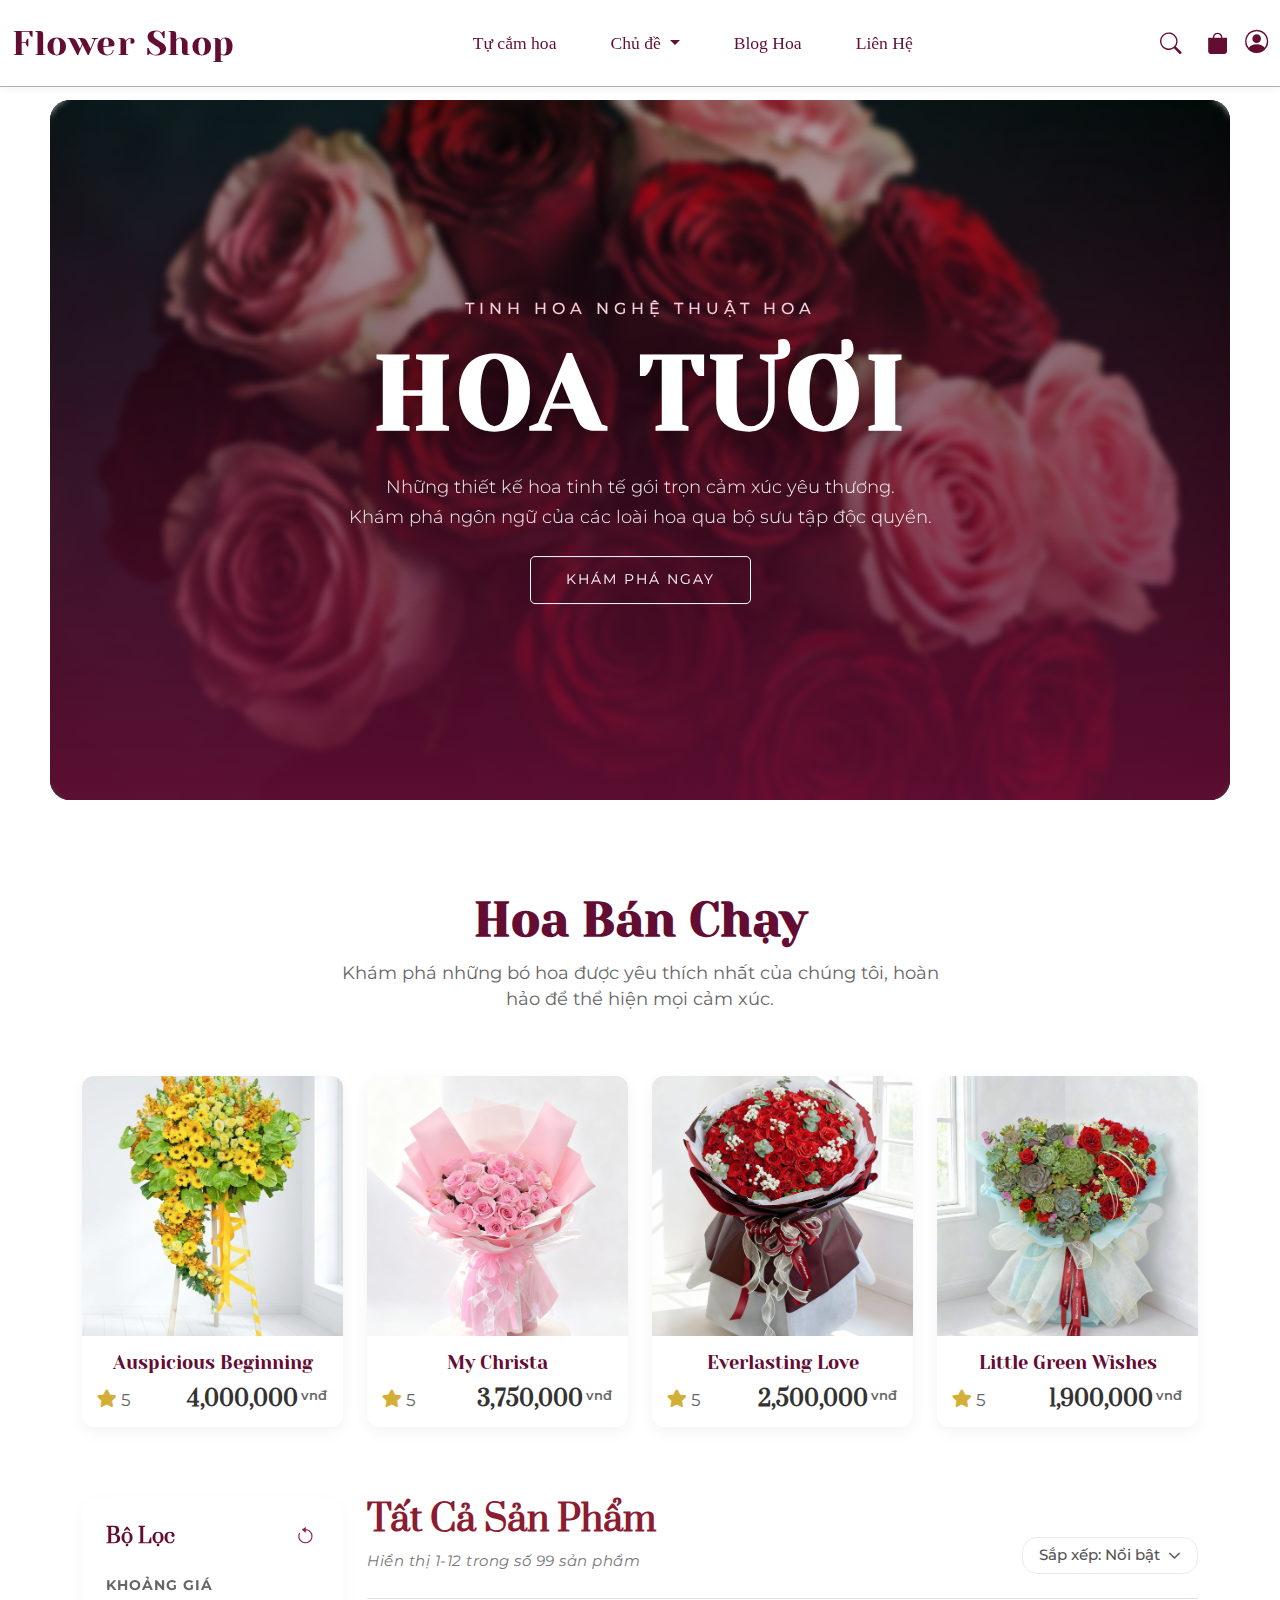
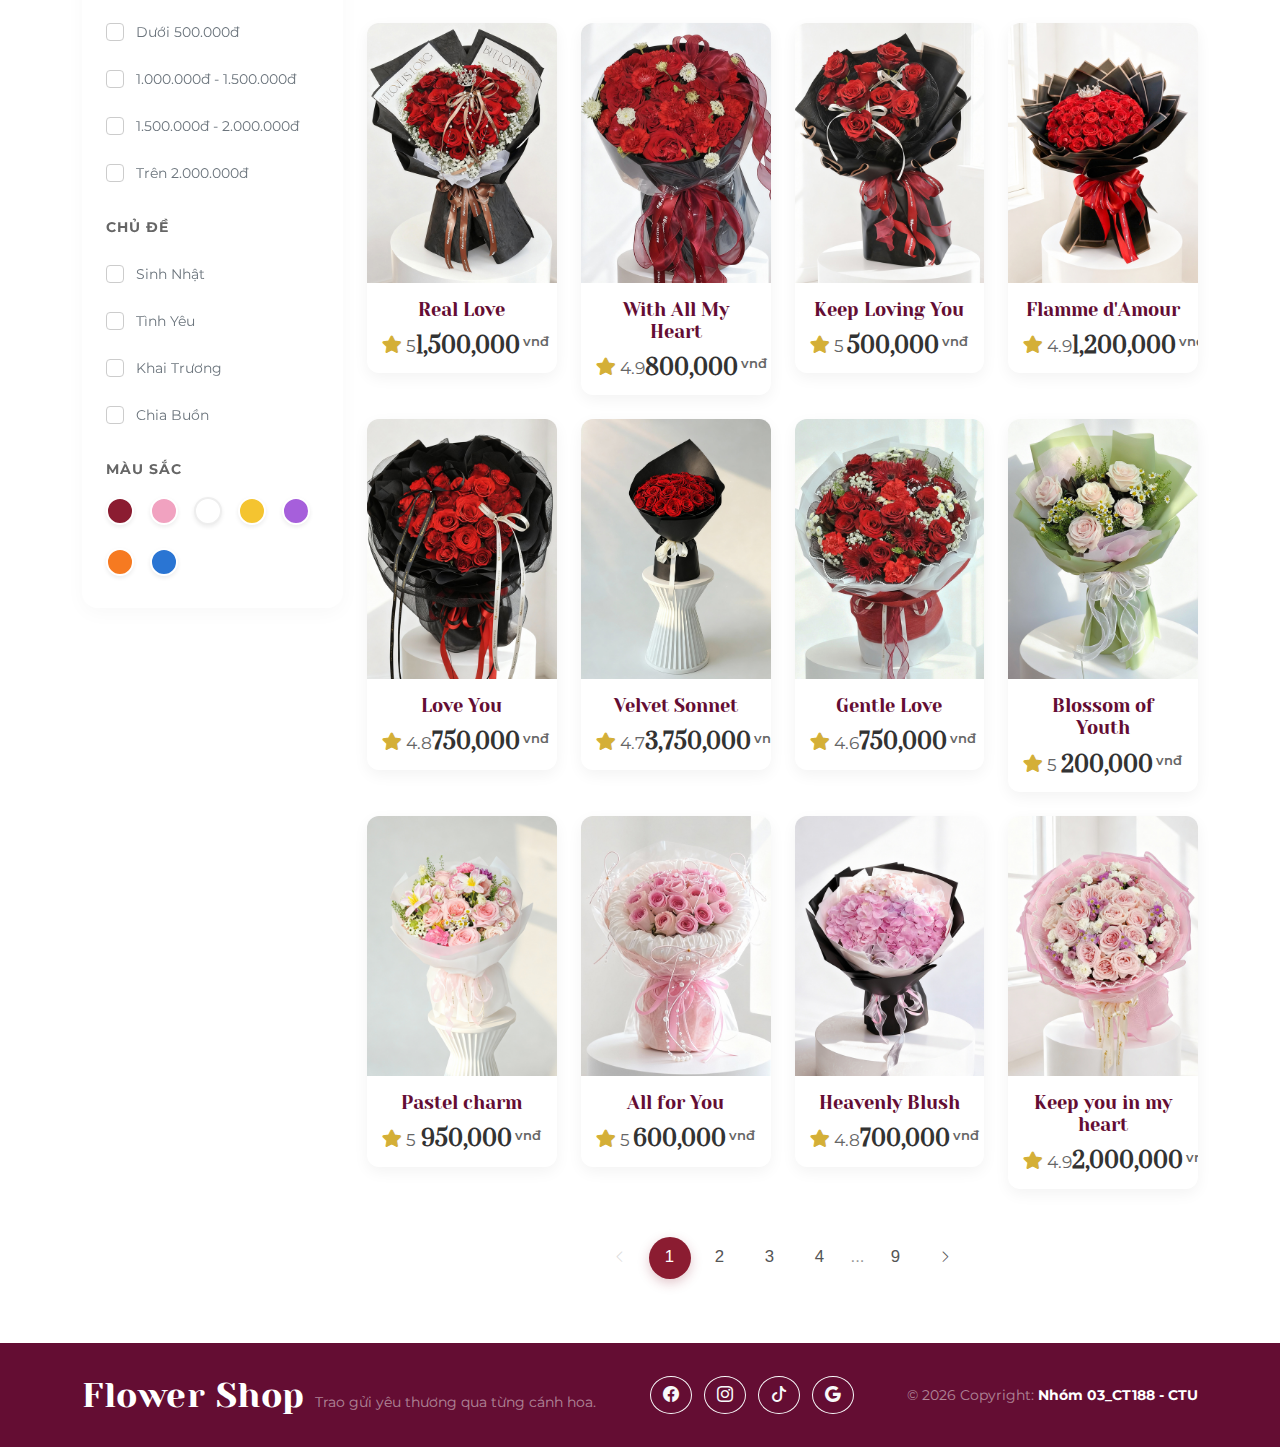
<file: index.html>
<!doctype html>
<html lang="vi">
  <head>
    <meta charset="UTF-8" />
    <meta name="viewport" content="width=device-width, initial-scale=1.0" />
    <title>Trang Chủ</title>
    <link
      href="framework/bootstrap.min.css"
      rel="stylesheet"
    />
    <link
      rel="stylesheet"
      href="framework/bootstrap-icons.min.css"
    />
    <link rel="stylesheet" href="css/style.css" />
    <link rel="stylesheet" href="css/index.css" />
    <link rel="icon" href="/assets/images/Log.png" type="image/png" />
  </head>

  <body>
    <my-header></my-header>
    <section class="banner">
      <div class="banner-wrapper">
        <img src="assets/images/imgIndex/banner.png" alt="Banner" />
        <div class="banner-overlay"></div>

        <!-- Lớp nội dung chữ đổ đè lên ảnh -->
        <div class="banner-content text-center">
          <p class="banner-subtitle">TINH HOA NGHỆ THUẬT HOA</p>
          <h1 class="banner-title">HOA TƯƠI</h1>
          <p class="banner-desc mt-3">
            Những thiết kế hoa tinh tế gói trọn cảm xúc yêu thương.<br />
            Khám phá ngôn ngữ của các loài hoa qua bộ sưu tập độc quyền.
          </p>
          <a href="wiki.html">
            <button
              class="btn btn-buy mt-3 px-4 py-2"
              style="background-color: var(--primary-color); color: white"
            >
              Khám phá ngay
            </button>
          </a>
        </div>
      </div>
    </section>

    <section class="best-seller mt-5 pt-4">
      <div class="container">
        <div class="section-header">
          <h2 class="section-title">Hoa Bán Chạy</h2>
          <p class="section-subtitle">
            Khám phá những bó hoa được yêu thích nhất của chúng tôi, hoàn hảo để
            thể hiện mọi cảm xúc.
          </p>
        </div>
        <div
          id="product-best-seller"
          class="row row-cols-2 row-cols-md-3 row-cols-lg-4 g-4 mt-3"
        ></div>
      </div>
    </section>

    <!-- Danh sách Sản phẩm và Bộ lọc -->
    <section class="products-section container mt-5 pt-4 mb-5">
      <div class="row">
        <!-- Sidebar Filters (Bên trái) -->
        <div class="col-lg-3 mb-4 collapse d-lg-block" id="filterCollapse">
          <div
            class="filter p-4 position-sticky"
            style="
              top: 160px;
              background: #fff;
              border-radius: 16px;
              box-shadow: 0 5px 20px rgba(0, 0, 0, 0.03);
              z-index: 10;
            "
          >
            <div
              class="filter-header d-flex justify-content-between align-items-center mb-4"
            >
              <h5
                class="filter-title fw-bold m-0"
                style="
                  font-family: &quot;Prata&quot;, serif;
                  color: var(--primary-color);
                "
              >
                Bộ Lọc
              </h5>
              <span
                class="filter-reset"
                title="Khôi phục"
                style="
                  cursor: pointer;
                  font-size: 1.2rem;
                  color: #8f1e4f;
                  font-weight: bold;
                "
                ><i class="bi bi-arrow-counterclockwise"></i
              ></span>
            </div>

            <!-- Khoảng Giá -->
            <div class="filter-group-price mb-4">
              <p
                class="filter-group-title fw-bold mb-3"
                style="
                  font-size: 0.85rem;
                  letter-spacing: 1px;
                  color: #666;
                  text-transform: uppercase;
                "
              >
                Khoảng Giá
              </p>
              <div class="filter-option form-check mb-2">
                <input
                  type="checkbox"
                  class="form-check-input"
                  id="price1"
                  style="cursor: pointer"
                />
                <label
                  for="price1"
                  class="form-check-label text-secondary"
                  style="font-size: 0.9rem; cursor: pointer"
                  >Dưới 500.000đ</label
                >
              </div>
              <div class="filter-option form-check mb-2">
                <input
                  type="checkbox"
                  class="form-check-input"
                  id="price2"
                  style="cursor: pointer"
                />
                <label
                  for="price2"
                  class="form-check-label text-secondary"
                  style="font-size: 0.9rem; cursor: pointer"
                  >1.000.000đ - 1.500.000đ</label
                >
              </div>
              <div class="filter-option form-check mb-2">
                <input
                  type="checkbox"
                  class="form-check-input"
                  id="price3"
                  style="cursor: pointer"
                />
                <label
                  for="price3"
                  class="form-check-label text-secondary"
                  style="font-size: 0.9rem; cursor: pointer"
                  >1.500.000đ - 2.000.000đ</label
                >
              </div>
              <div class="filter-option form-check mb-2">
                <input
                  type="checkbox"
                  class="form-check-input"
                  id="price4"
                  style="cursor: pointer"
                />
                <label
                  for="price4"
                  class="form-check-label text-secondary"
                  style="font-size: 0.9rem; cursor: pointer"
                  >Trên 2.000.000đ</label
                >
              </div>
            </div>

            <!-- Chủ Đề -->
            <div class="filter-group-occasion mb-4">
              <p
                class="filter-group-title fw-bold mb-3"
                style="
                  font-size: 0.85rem;
                  letter-spacing: 1px;
                  color: #666;
                  text-transform: uppercase;
                "
              >
                Chủ Đề
              </p>
              <div class="filter-option form-check mb-2">
                <input
                  type="checkbox"
                  class="form-check-input"
                  id="occ1"
                  value="Hoa Sinh Nhật"
                  style="cursor: pointer"
                />
                <label
                  for="occ1"
                  class="form-check-label text-secondary"
                  style="font-size: 0.9rem; cursor: pointer"
                  >Sinh Nhật</label
                >
              </div>
              <div class="filter-option form-check mb-2">
                <input
                  type="checkbox"
                  class="form-check-input"
                  id="occ2"
                  value="Hoa Tình Yêu"
                  style="cursor: pointer"
                />
                <label
                  for="occ2"
                  class="form-check-label text-secondary"
                  style="font-size: 0.9rem; cursor: pointer"
                  >Tình Yêu</label
                >
              </div>
              <div class="filter-option form-check mb-2">
                <input
                  type="checkbox"
                  class="form-check-input"
                  id="occ3"
                  value="Hoa Khai Trương"
                  style="cursor: pointer"
                />
                <label
                  for="occ3"
                  class="form-check-label text-secondary"
                  style="font-size: 0.9rem; cursor: pointer"
                  >Khai Trương</label
                >
              </div>
              <div class="filter-option form-check mb-2">
                <input
                  type="checkbox"
                  class="form-check-input"
                  id="occ4"
                  value="Hoa Chia Buồn"
                  style="cursor: pointer"
                />
                <label
                  for="occ4"
                  class="form-check-label text-secondary"
                  style="font-size: 0.9rem; cursor: pointer"
                  >Chia Buồn</label
                >
              </div>
            </div>

            <!-- Màu Sắc -->
            <div class="filter-group-color">
              <p
                class="filter-group-title fw-bold mb-3"
                style="
                  font-size: 0.85rem;
                  letter-spacing: 1px;
                  color: #666;
                  text-transform: uppercase;
                "
              >
                Màu Sắc
              </p>
              <div class="filter-colors d-flex flex-wrap gap-3">
                <label
                  class="color-option position-relative m-0"
                  style="cursor: pointer"
                >
                  <input
                    type="checkbox"
                    value="Đỏ"
                    class="position-absolute opacity-0"
                  />
                  <span
                    class="color-box red rounded-circle d-inline-block shadow-sm transition-all"
                    style="
                      background: #8b1c31;
                      width: 28px;
                      height: 28px;
                      border: 2px solid #fff;
                    "
                    title="Đỏ"
                  ></span>
                </label>
                <label
                  class="color-option position-relative m-0"
                  style="cursor: pointer"
                >
                  <input
                    type="checkbox"
                    value="Hồng"
                    class="position-absolute opacity-0"
                  />
                  <span
                    class="color-box pink rounded-circle d-inline-block shadow-sm transition-all"
                    style="
                      background: #f1a2c0;
                      width: 28px;
                      height: 28px;
                      border: 2px solid #fff;
                    "
                    title="Hồng"
                  ></span>
                </label>
                <label
                  class="color-option position-relative m-0"
                  style="cursor: pointer"
                >
                  <input
                    type="checkbox"
                    value="Trắng"
                    class="position-absolute opacity-0"
                  />
                  <span
                    class="color-box white rounded-circle d-inline-block shadow-sm transition-all"
                    style="
                      background: #ffffff;
                      width: 28px;
                      height: 28px;
                      border: 2px solid #eee;
                    "
                    title="Trắng"
                  ></span>
                </label>
                <label
                  class="color-option position-relative m-0"
                  style="cursor: pointer"
                >
                  <input
                    type="checkbox"
                    value="Vàng"
                    class="position-absolute opacity-0"
                  />
                  <span
                    class="color-box yellow rounded-circle d-inline-block shadow-sm transition-all"
                    style="
                      background: #f4c430;
                      width: 28px;
                      height: 28px;
                      border: 2px solid #fff;
                    "
                    title="Vàng"
                  ></span>
                </label>
                <label
                  class="color-option position-relative m-0"
                  style="cursor: pointer"
                >
                  <input
                    type="checkbox"
                    value="Tím"
                    class="position-absolute opacity-0"
                  />
                  <span
                    class="color-box purple rounded-circle d-inline-block shadow-sm transition-all"
                    style="
                      background: #a65fdb;
                      width: 28px;
                      height: 28px;
                      border: 2px solid #fff;
                    "
                    title="Tím"
                  ></span>
                </label>
                <!-- CAM -->
                <label
                  class="color-option position-relative m-0"
                  style="cursor: pointer"
                >
                  <input
                    type="checkbox"
                    value="Cam"
                    class="position-absolute opacity-0"
                  />
                  <span
                    class="color-box orange rounded-circle d-inline-block shadow-sm transition-all"
                    style="
                      background: #f67a21;
                      width: 28px;
                      height: 28px;
                      border: 2px solid #fff;
                    "
                    title="Cam"
                  ></span>
                </label>
                <!-- XANH -->
                <label
                  class="color-option position-relative m-0"
                  style="cursor: pointer"
                >
                  <input
                    type="checkbox"
                    value="Xanh"
                    class="position-absolute opacity-0"
                  />
                  <span
                    class="color-box blue rounded-circle d-inline-block shadow-sm transition-all"
                    style="
                      background: #2a75d3;
                      width: 28px;
                      height: 28px;
                      border: 2px solid #fff;
                    "
                    title="Xanh"
                  ></span>
                </label>
              </div>
              <style>
                .filter-colors input[type="checkbox"]:checked + .color-box {
                  transform: scale(1.15);
                  box-shadow: 0 0 0 3px rgba(100, 13, 51, 0.4) !important;
                  border-color: #fff !important;
                }
                .filter-colors .color-box:hover {
                  transform: scale(1.1);
                }
              </style>
            </div>
          </div>
        </div>

        <!-- Main Content (Products & Sort) -->
        <div class="col-lg-9">
          <div
            class="d-flex flex-column flex-sm-row justify-content-between align-items-sm-end border-bottom pb-4 mb-4"
          >
            <div class="mb-3 mb-sm-0">
              <h2
                class="mb-2"
                style="
                  font-family: &quot;Prata&quot;, serif;
                  color: #8b1c31;
                  font-size: 2.2rem;
                  font-weight: 600;
                "
              >
                Tất Cả Sản Phẩm
              </h2>
              <p
                class="m-0"
                id="product-count-label"
                style="
                  letter-spacing: 0.5px;
                  font-style: italic;
                  color: #777;
                  font-size: 0.95rem;
                "
              >
                Đang tải...
              </p>
            </div>

            <div class="actions-wrapper mt-3 mt-sm-0">
              <button
                class="btn custom-filter-btn d-lg-none shadow-none d-flex justify-content-center align-items-center bg-white"
                type="button"
                data-bs-toggle="collapse"
                data-bs-target="#filterCollapse"
                aria-expanded="false"
              >
                <i class="bi bi-funnel"></i> Bộ lọc
              </button>
              <div class="dropdown custom-sort-dropdown position-relative">
                <button
                  class="btn custom-sort-btn shadow-none d-flex justify-content-between align-items-center bg-white"
                  type="button"
                  id="sortDropdownBtn"
                  data-bs-toggle="dropdown"
                  aria-expanded="false"
                >
                  <span id="sort-selected-text">Sắp xếp: Nổi bật</span>
                </button>
                <ul
                  class="dropdown-menu dropdown-menu-end custom-sort-menu border-0 shadow-lg py-2 mt-2"
                  aria-labelledby="sortDropdownBtn"
                >
                  <li>
                    <a
                      class="dropdown-item active d-flex align-items-center"
                      href="#"
                      data-value="featured"
                      ><i class="bi bi-check2 me-2 check-icon"></i>Sắp xếp: Nổi
                      bật</a
                    >
                  </li>
                  <li>
                    <a
                      class="dropdown-item d-flex align-items-center"
                      href="#"
                      data-value="price-asc"
                      ><i class="bi bi-check2 me-2 check-icon"></i>Giá: Thấp đến
                      Cao</a
                    >
                  </li>
                  <li>
                    <a
                      class="dropdown-item d-flex align-items-center"
                      href="#"
                      data-value="price-desc"
                      ><i class="bi bi-check2 me-2 check-icon"></i>Giá: Cao đến
                      Thấp</a
                    >
                  </li>
                  <li>
                    <a
                      class="dropdown-item d-flex align-items-center"
                      href="#"
                      data-value="rating"
                      ><i class="bi bi-check2 me-2 check-icon"></i>Đánh giá cao
                      nhất</a
                    >
                  </li>
                </ul>
              </div>
              <select id="sort-select" style="display: none">
                <option value="featured">Sắp xếp: Nổi bật</option>
                <option value="price-asc">Giá: Thấp đến Cao</option>
                <option value="price-desc">Giá: Cao đến Thấp</option>
                <option value="rating">Đánh giá cao nhất</option>
              </select>
            </div>
          </div>
          <div
            id="product-list"
            class="row row-cols-2 row-cols-md-3 row-cols-lg-4 g-4"
          >
            <!-- JS sẽ render products vào đây -->
          </div>

          <!-- Phân trang -->
          <div class="d-flex justify-content-center mt-5 w-100">
            <ul
              id="pagination"
              class="pagination border-0 flex-wrap justify-content-center"
              style="font-family: &quot;Lato&quot;, sans-serif"
            >
              <!-- JS thiết lập -->
            </ul>
            <style>
              #pagination {
                gap: 8px; /* Khoảng cách giữa các số */
                flex-wrap: wrap; /* Cho phép rớt dòng trên điện thoại */
                justify-content: center;
              }
              #pagination .page-item .page-link {
                border: none;
                color: #555;
                font-size: 1.05rem;
                font-weight: 500;
                border-radius: 50% !important;
                width: 42px;
                height: 42px;
                display: flex;
                align-items: center;
                justify-content: center;
                margin: 0;
                padding: 0;
                cursor: pointer;
                background-color: transparent;
                transition: all 0.25s ease;
              }
              #pagination .page-item.active .page-link {
                background-color: #8b1c31; /* Màu đỏ mận (Berry) */
                color: white;
                box-shadow: 0 4px 12px rgba(139, 28, 49, 0.25);
              }
              #pagination .page-item .page-link:hover:not(.active) {
                background-color: #f4eaec; /* Hồng pastel trong suốt mờ */
                color: #8b1c31;
              }
              #pagination .page-item .page-link:focus {
                box-shadow: none;
              }
              #pagination .page-item.disabled .page-link {
                color: #bbb;
                background-color: transparent;
              }

              /* Responsive cho Mobile: Giảm size tròn và khoảng cách ép buộc vào dòng */
              @media (max-width: 575.98px) {
                #pagination {
                  gap: 3px !important;
                }
                #pagination .page-item .page-link {
                  width: 30px !important;
                  height: 30px !important;
                  font-size: 0.85rem !important;
                }
                #pagination .page-item .page-link i {
                  font-size: 0.7rem !important;
                }
              }
            </style>
          </div>
        </div>
      </div>
    </section>

    <my-footer></my-footer>

    <script src="framework/popper.min.js"></script>
    <script src="framework/bootstrap.min.js"></script>
    <script src="js/components.js"></script>
    <script src="js/index.js"></script>
  </body>
</html>
</file>
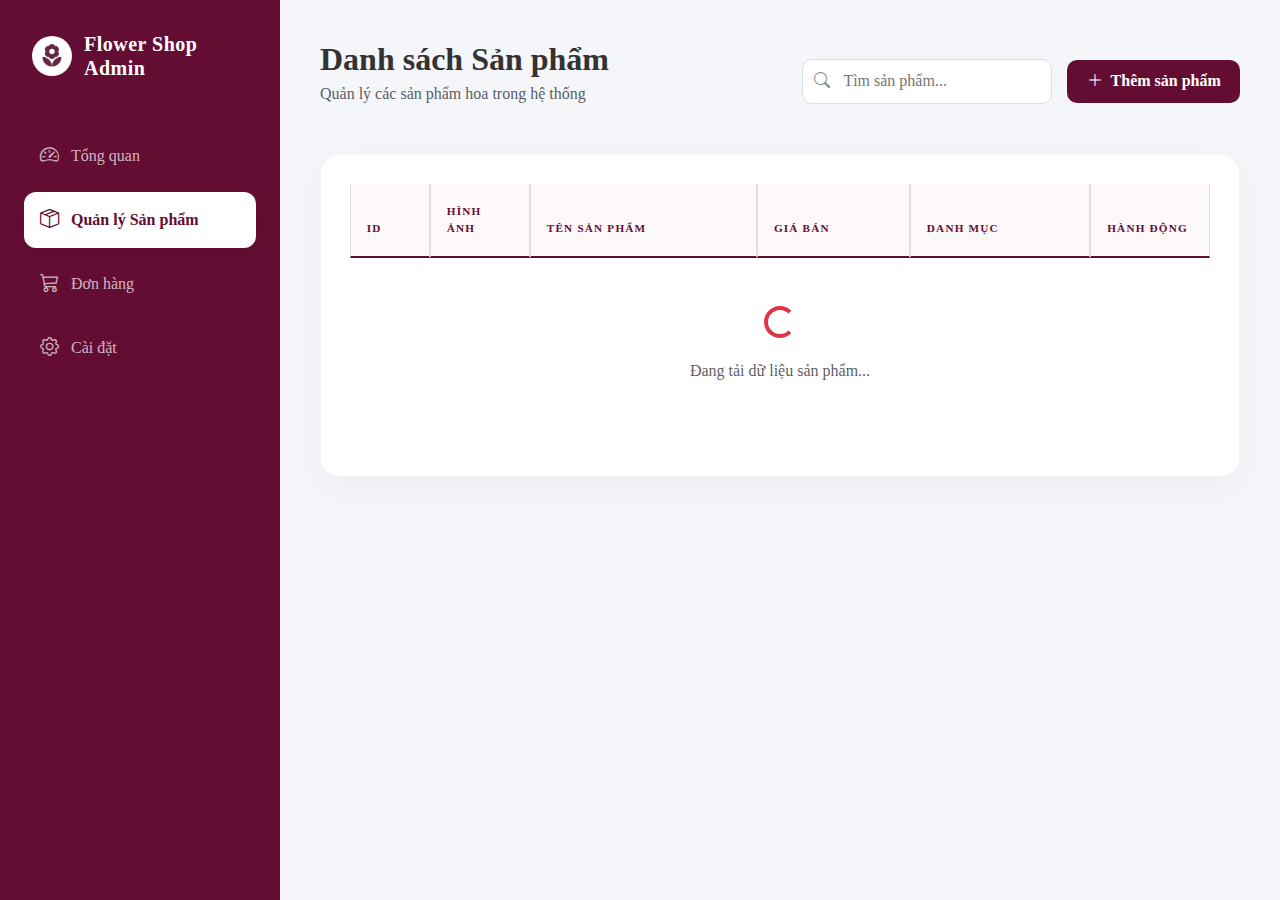
<file: admin.html>
<!DOCTYPE html>
<html lang="vi">

<head>
    <meta charset="UTF-8">
    <meta name="viewport" content="width=device-width, initial-scale=1.0">
    <title>Flower Shop Admin - Quản lý Sản phẩm</title>

    <!-- Google Fonts -->
    <link rel="preconnect" href="https://fonts.googleapis.com">
    <link rel="preconnect" href="https://fonts.gstatic.com" crossorigin>
    <link href="https://fonts.googleapis.com/css2?family=Inter:wght@400;500;600;700&display=swap" rel="stylesheet">

    <!-- Bootstrap CSS (Local from project) -->
    <link href="framework/bootstrap.min.css" rel="stylesheet">
    <!-- Bootstrap Icons (Local from project) -->
    <link rel="stylesheet" href="framework/bootstrap-icons.min.css">
    
    <!-- Custom Admin CSS -->
    <link rel="stylesheet" href="css/admin.css">
</head>

<body>
    <!-- Mobile Sidebar Overlay -->
    <div class="sidebar-overlay" id="sidebarOverlay"></div>

    <div class="dashboard-wrapper">
        <!-- Sidebar -->
        <aside class="sidebar" id="sidebar">
            <div class="sidebar-logo">
                <img src="assets/images/Log.png" alt="Logo" width="40" height="40" style="background: white; border-radius: 50%; padding: 2px;">
                <h4>Flower Shop Admin</h4>
            </div>

            <ul class="sidebar-menu">
                <li class="menu-item">
                    <a href="#" class="menu-link">
                        <i class="bi bi-speedometer2"></i>
                        <span>Tổng quan</span>
                    </a>
                </li>
                <li class="menu-item">
                    <a href="#" class="menu-link active">
                        <i class="bi bi-box-seam"></i>
                        <span>Quản lý Sản phẩm</span>
                    </a>
                </li>
                <li class="menu-item">
                    <a href="#" class="menu-link">
                        <i class="bi bi-cart3"></i>
                        <span>Đơn hàng</span>
                    </a>
                </li>
                <li class="menu-item">
                    <a href="#" class="menu-link">
                        <i class="bi bi-gear"></i>
                        <span>Cài đặt</span>
                    </a>
                </li>
            </ul>
        </aside>

        <!-- Main Content -->
        <main class="main-content">
            <!-- Mobile Sticky Header -->
            <div class="sticky-header d-lg-none">
                <button class="hamburger-menu" id="toggleSidebar">
                    <i class="bi bi-list"></i>
                </button>
                <h5 class="m-0 fw-bold" style="color: var(--primary-color);">Flower Admin</h5>
            </div>

            <div class="page-header">
                <div class="page-title">
                    <h2>Danh sách Sản phẩm</h2>
                    <p class="text-muted mt-1">Quản lý các sản phẩm hoa trong hệ thống</p>
                </div>
                <div class="header-actions">
                    <div class="search-box">
                        <i class="bi bi-search"></i>
                        <input type="text" id="searchInput" placeholder="Tìm sản phẩm...">
                    </div>
                    <button class="btn-add-product" data-bs-toggle="modal" data-bs-target="#addProductModal">
                        <i class="bi bi-plus-lg"></i>
                        <span>Thêm sản phẩm</span>
                    </button>
                </div>
            </div>

            <!-- Table Section -->
            <div class="table-card">
                <div class="table-responsive">
                    <table class="table table-hover table-bordered" id="productTable">
                        <thead>
                            <tr>
                                <th width="80">ID</th>
                                <th width="100">Hình ảnh</th>
                                <th>Tên sản phẩm</th>
                                <th>Giá bán</th>
                                <th>Danh mục</th>
                                <th width="120">Hành động</th>
                            </tr>
                        </thead>
                        <tbody id="productTableBody">
                            <!-- Data will be injected here using JavaScript -->
                        </tbody>
                    </table>
                </div>
                
                <!-- Skeleton Loading / Empty State placeholder -->
                <div id="loadingPlaceholder" class="text-center py-5">
                    <div class="spinner-border text-danger" role="status">
                        <span class="visually-hidden">Loading...</span>
                    </div>
                    <p class="mt-3 text-muted">Đang tải dữ liệu sản phẩm...</p>
                </div>
            </div>
        </main>
    </div>

    <!-- Modal: Thêm Sản Phẩm -->
    <div class="modal fade" id="addProductModal" tabindex="-1" aria-labelledby="addProductModalLabel" aria-hidden="true">
        <div class="modal-dialog modal-dialog-centered">
            <div class="modal-content">
                <div class="modal-header">
                    <h5 class="modal-title" id="addProductModalLabel">Thêm sản phẩm mới</h5>
                    <button type="button" class="btn-close" data-bs-dismiss="modal" aria-label="Close"></button>
                </div>
                <div class="modal-body">
                    <form id="addProductForm">
                        <div class="mb-3">
                            <label for="productName" class="form-label">Tên hoa</label>
                            <input type="text" class="form-control" id="productName" placeholder="Nhập tên hoa..." required>
                        </div>
                        <div class="mb-3">
                            <label for="productPrice" class="form-label">Giá tiền (VNĐ)</label>
                            <input type="number" class="form-control" id="productPrice" placeholder="Ví dụ: 500000" required>
                        </div>
                        <div class="mb-3">
                            <label for="productImage" class="form-label">Link ảnh (URL)</label>
                            <input type="text" class="form-control" id="productImage" placeholder="Ví dụ: assets/images/..." required>
                        </div>
                        <div class="mb-3">
                            <label for="productCategory" class="form-label">Danh mục</label>
                            <select class="form-select" id="productCategory" required>
                                <option value="" selected disabled>Chọn danh mục</option>
                                <option value="Hoa Sinh Nhật">Hoa Sinh Nhật</option>
                                <option value="Hoa Tình Yêu">Hoa Tình Yêu</option>
                                <option value="Hoa Khai Trương">Hoa Khai Trương</option>
                                <option value="Hoa Chia Buồn">Hoa Chia Buồn</option>
                                <option value="Hoa Tốt Nghiệp">Hoa Tốt Nghiệp</option>
                            </select>
                        </div>
                        <div class="d-grid mt-4">
                            <button type="submit" class="btn btn-add-product justify-content-center">Lưu sản phẩm</button>
                        </div>
                    </form>
                </div>
            </div>
        </div>
    </div>

    <!-- Bootstrap Bundle JS (Local from project) -->
    <script src="framework/popper.min.js"></script>
    <script src="framework/bootstrap.min.js"></script>
    
    <!-- Custom Admin JS -->
    <script src="js/admin.js"></script>
</body>

</html>
</file>
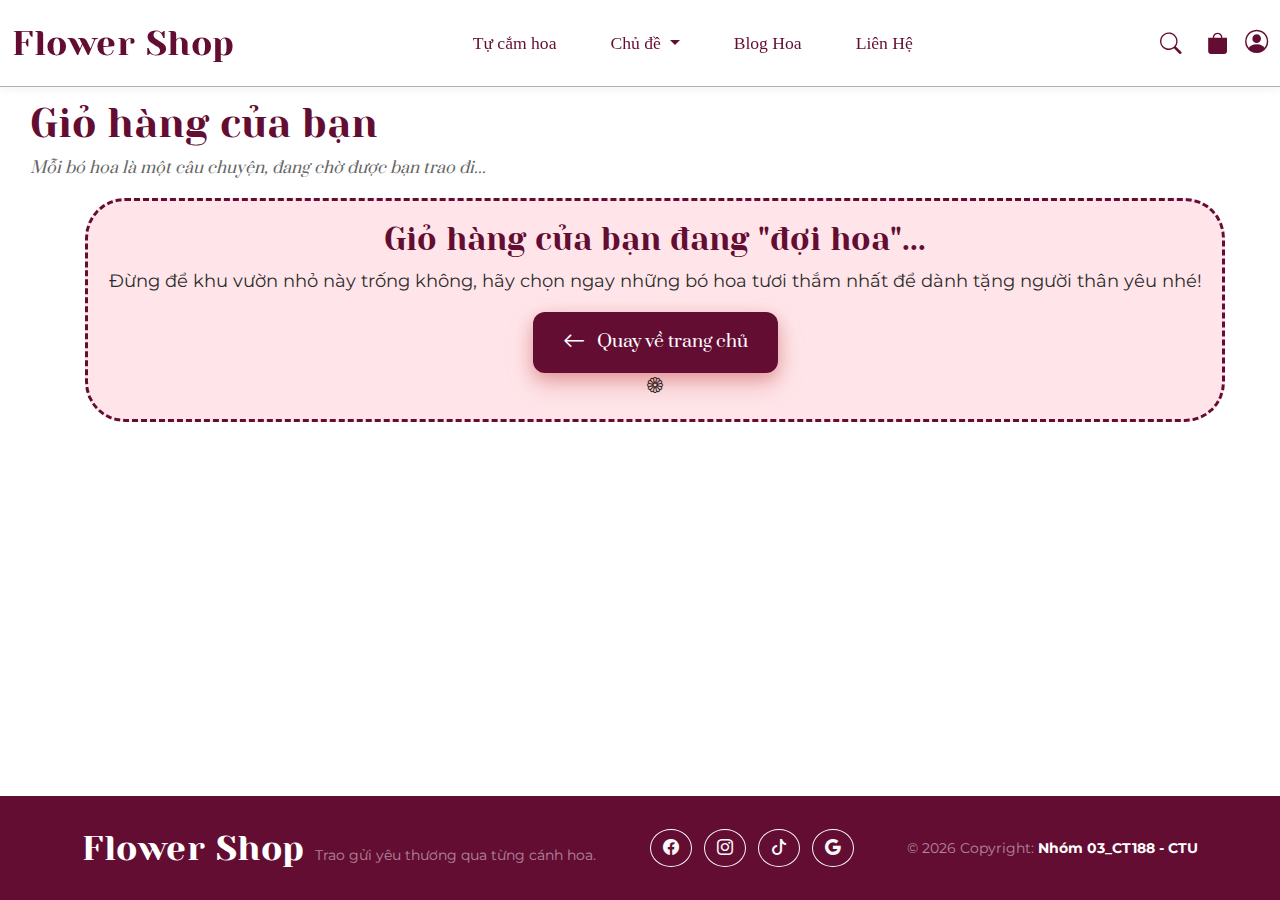
<file: cart.html>
<!doctype html>
<html lang="en">
  <head>
    <meta charset="UTF-8" />
    <meta name="viewport" content="width=device-width, initial-scale=1.0" />
    <title>Cart Page</title>

    <link
      href="https://cdn.jsdelivr.net/npm/bootstrap@5.3.3/dist/css/bootstrap.min.css"
      rel="stylesheet"
      integrity="sha384-QWTKZyjpPEjISv5WaRU9OFeRpok6YctnYmDr5pNlyT2bRjXh0JMhjY6hW+ALEwIH"
      crossorigin="anonymous"
    />
    <link
      rel="stylesheet"
      href="https://cdn.jsdelivr.net/npm/bootstrap-icons@1.11.3/font/bootstrap-icons.min.css"
    />
    <link rel="stylesheet" href="css/style.css" />
    <link rel="stylesheet" href="css/cart.css" />
    <link rel="icon" href="/assets/images/Log.png" type="image/png" />
  </head>
  <body>
    <!-- HEADER -->
    <my-header> </my-header>
    <!-- end HEADER -->

    <!-- Main -->
    <main class="cart-page">
      <h1>Giỏ hàng của bạn</h1>
      <p class="description">
        Mỗi bó hoa là một câu chuyện, đang chờ được bạn trao đi...
      </p>

      <div class="container">
        <div class="row bigItem">
          <!-- Danh sách giỏ hàng (trái) -->
          <section class="items-list col-lg-8">
            <!-- CHỖ BƠM CODE CHO CÁC ITEM TỪ LOCAL STORAGE-->
          </section>

          <!-- Bảng tổng tiền (phải) -->
          <aside class="summary col-lg-4">
            <div class="summary-card">
              <h3>Tóm tắt đơn hàng</h3>
              <div class="summary-subtotal row">
                <div class="summary-header col-7">
                  <p>Tạm tính:</p>
                  <p>Phí vận chuyển:</p>
                  <p>Giảm giá:</p>
                </div>
                <div class="summary-money col-5">
                  <p>-</p>
                  <p>-</p>
                </div>
              </div>
              <hr />
              <div class="summary-total row">
                <div class="summary-header col-7">
                  <p id="tongCongText">Tổng cộng:</p>
                </div>
                <div class="summary-money col-5">
                  <p id="tongCong"></p>
                </div>
              </div>
              <button
                class="btn btn-checkout d-flex align-items-center justify-content-center gap-2"
              >
                <h2>Đặt hàng</h2>
              </button>

              <!-- Nút xóa tất cả sản phẩm -->
            </div>
          </aside>
        </div>
      </div>
    </main>
    <!-- end Main -->

    <!-- FOOTER -->
    <my-footer></my-footer>
    <!-- end FOOTER -->

    <!-- Modal -->
    <div
      class="modal fade"
      id="confirmClearCartModal"
      tabindex="-1"
      aria-hidden="true"
    >
      <div class="modal-dialog modal-dialog-centered">
        <div class="modal-content text-center">
          <div class="modal-body">
            <p>
              Bạn có chắc muốn <strong>xóa toàn bộ</strong> giỏ hàng?<br />
              <span style="font-size: 0.9rem; color: #999"
                >Hành động này không thể khôi phục.</span
              >
            </p>
          </div>
          <div
            class="modal-footer border-0 d-flex justify-content-center gap-3"
          >
            <button type="button" class="btn btn-light" data-bs-dismiss="modal">
              Để tôi xem lại
            </button>
            <button
              type="button"
              id="btn-confirm-clear-action"
              class="btn btn-danger"
            >
              Đồng ý, xóa hết
            </button>
          </div>
        </div>
      </div>
    </div>
    <!-- CDN js Bootstrap -->
    <script
      src="https://cdn.jsdelivr.net/npm/@popperjs/core@2.11.8/dist/umd/popper.min.js"
      integrity="sha384-I7E8VVD/ismYTF4hNIPjVp/Zjvgyol6VFvRkX/vR+Vc4jQkC+hVqc2pM8ODewa9r"
      crossorigin="anonymous"
    ></script>
    <script
      src="https://cdn.jsdelivr.net/npm/bootstrap@5.3.3/dist/js/bootstrap.bundle.min.js"
      integrity="sha384-YvpcrYf0tY3lHB60NNkmXc5s9fDVZLESaAA55NDzOxhy9GkcIdslK1eN7N6jIeHz"
      crossorigin="anonymous"
    ></script>
    <!-- end CDN js Bootstrap -->

    <!-- js components -->
    <script src="js/components.js"></script>
    <script src="js/cart.js"></script>
    <!-- end js components -->
  </body>
</html>
</file>
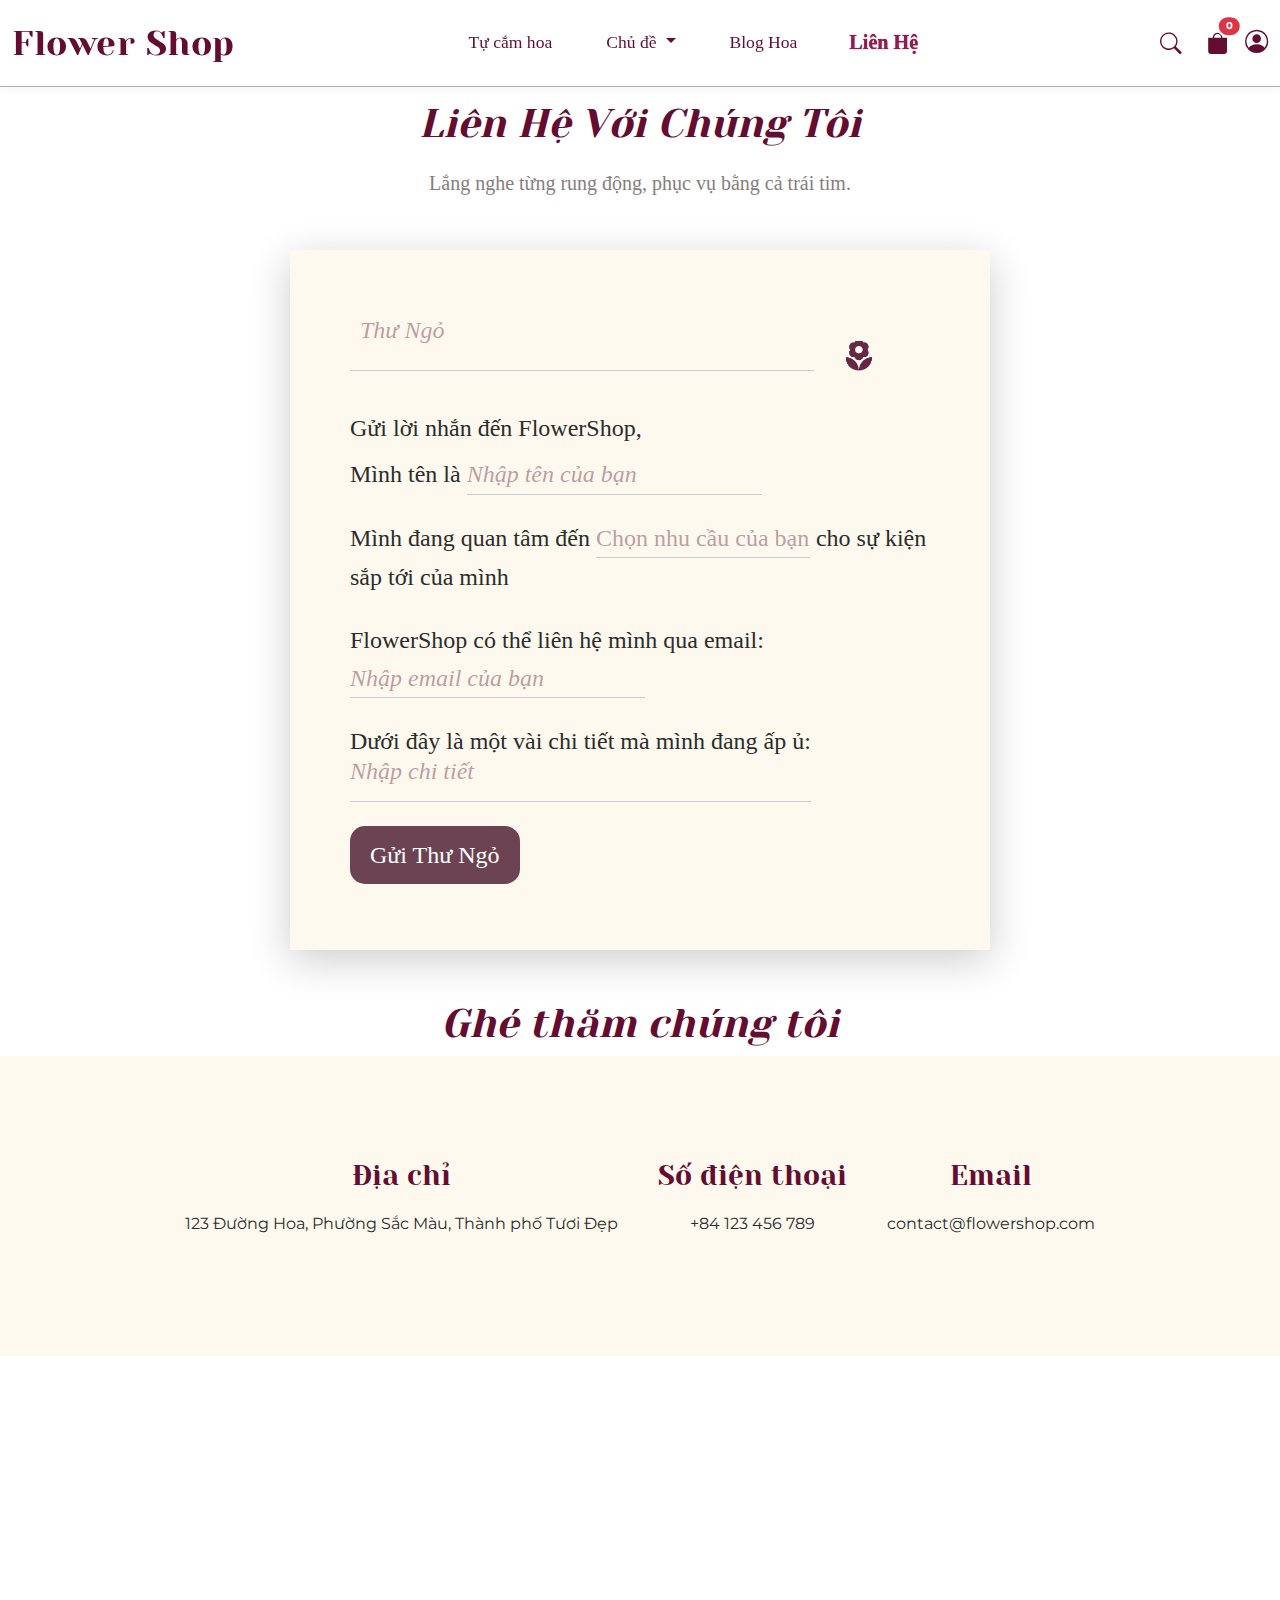
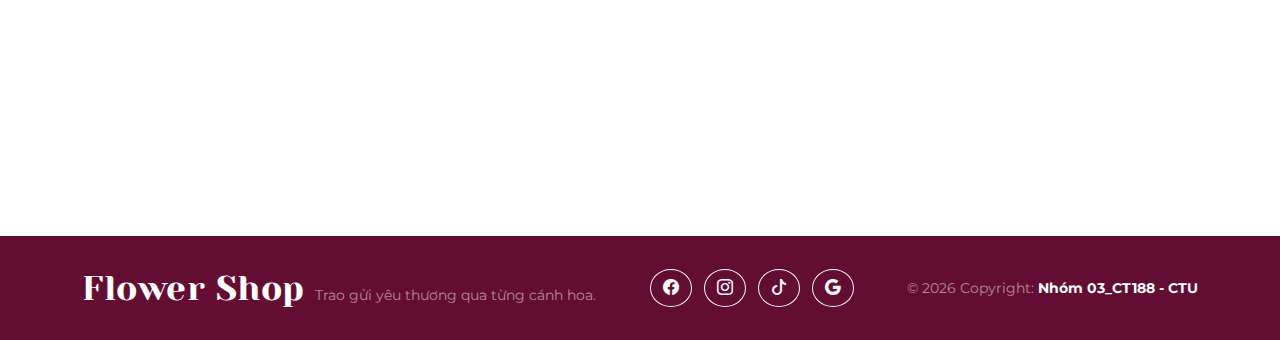
<file: contact.html>
<!DOCTYPE html>
<html lang="vi">

<head>
    <meta charset="UTF-8">
    <meta name="viewport" content="width=device-width, initial-scale=1.0">
    <title>Liên hệ</title>
    <link href="framework/bootstrap.min.css" rel="stylesheet">
    <link rel="stylesheet" href="framework/bootstrap-icons.min.css">
    <link rel="stylesheet" href="css/style.css">
    <link href="css/contact.css" rel="stylesheet">
    <!-- <link
        href="https://fonts.googleapis.com/css2?family=Cormorant+Garamond:ital,wght@0,300;1,300&family=Dancing+Script&display=swap"
        rel="stylesheet"> -->
    <link rel="icon" href="/assets/images/Log.png" type="image/png" />
</head>

<body>
    <my-header>

    </my-header>
    <main>
        <h1>Liên Hệ Với Chúng Tôi</h1>
        <h2>Lắng nghe từng rung động, phục vụ bằng cả trái tim.</h2>
        <div class="lienhe">
            <form class="Thongtin" id="formttlh" onsubmit="submit_ttlh(event)">
                <div class="Dong1">
                    <textarea id="thu-ngo" class="onhaplieu" placeholder="Thư Ngỏ" autocomplete="off"></textarea><img id="logo"
                        src="assets/images/Log.png">
                </div>
                <span class="text-phu">Gửi lời nhắn đến FlowerShop,</span>
                <p>Mình tên là <input class="onhaplieu" placeholder="Nhập tên của bạn" autocomplete="off" required></p>
                <p>Mình đang quan tâm đến <select required id="luachon" class="onhaplieu" name="interest">
                        <option value="" disabled selected hidden>Chọn nhu cầu của bạn</option>
                        <option value="hoa">Hoa</option>
                        <option value="dichvu">Dịch vụ</option>
                    </select> cho sự kiện sắp tới của mình </p>
                <p>FlowerShop có thể liên hệ mình qua email: <input autocomplete="off" type="email" class="onhaplieu"
                        placeholder="Nhập email của bạn" ></p>
                <p>Dưới đây là một vài chi tiết mà mình đang ấp ủ: <br><textarea class="onhaplieu"
                        placeholder="Nhập chi tiết" autocomplete="off" required></textarea></p>
                <button type="submit">Gửi Thư Ngỏ</button>
                <div id="alert">
                    <div class="noidungthongbao">
                        <i class="bi bi-check-circle-fill toast-icon"></i>
                        <span class="tb">✨Đã gửi thành công!</span>
                    </div>
                    </div>
                </div>
            </form>
            <script>
                function submit_ttlh(e) {
                    e.preventDefault();
                    const alertBox = document.getElementById('alert'); 
                   alertBox.style.display = 'block';
                    setTimeout(() => {alertBox.style.display='none';
                    }, 2000);
                    e.target.reset();
                }
            </script>
        </div>
        <h1 class="ghechoi">Ghé thăm chúng tôi</h1>
        <div class="thongtinchung">
            <div class="diachi">
                <h3>Địa chỉ</h3>
                <p>123 Đường Hoa, Phường Sắc Màu, Thành phố Tươi Đẹp</p>
            </div>
            <div class="sodienthoai">
                <h3>Số điện thoại</h3>
                <p>+84 123 456 789</p>
            </div>
            <div class="email">
                <h3>Email</h3>
                <p>contact@flowershop.com</p>
            </div>
        </div>
    </main>
    <iframe
        src="https://www.google.com/maps/embed?pb=!1m18!1m12!1m3!1d3928.8415183216944!2d105.77061529999999!3d10.0299337!2m3!1f0!2f0!3f0!3m2!1i1024!2i768!4f13.1!3m3!1m2!1s0x31a0895a51d60719%3A0x9d76b0035f6d53d0!2sCan%20Tho%20University!5e0!3m2!1sen!2s!4v1771313566961!5m2!1sen!2s"
        width=100% height="450" style="border:0;" allowfullscreen="" loading="lazy"
        referrerpolicy="no-referrer-when-downgrade"></iframe>
    <my-footer>
    </my-footer>

</body>
<script src="framework/popper.min.js"></script>
<script src="framework/bootstrap.min.js"></script>
<script src="js/components.js"></script>

</html>
</file>
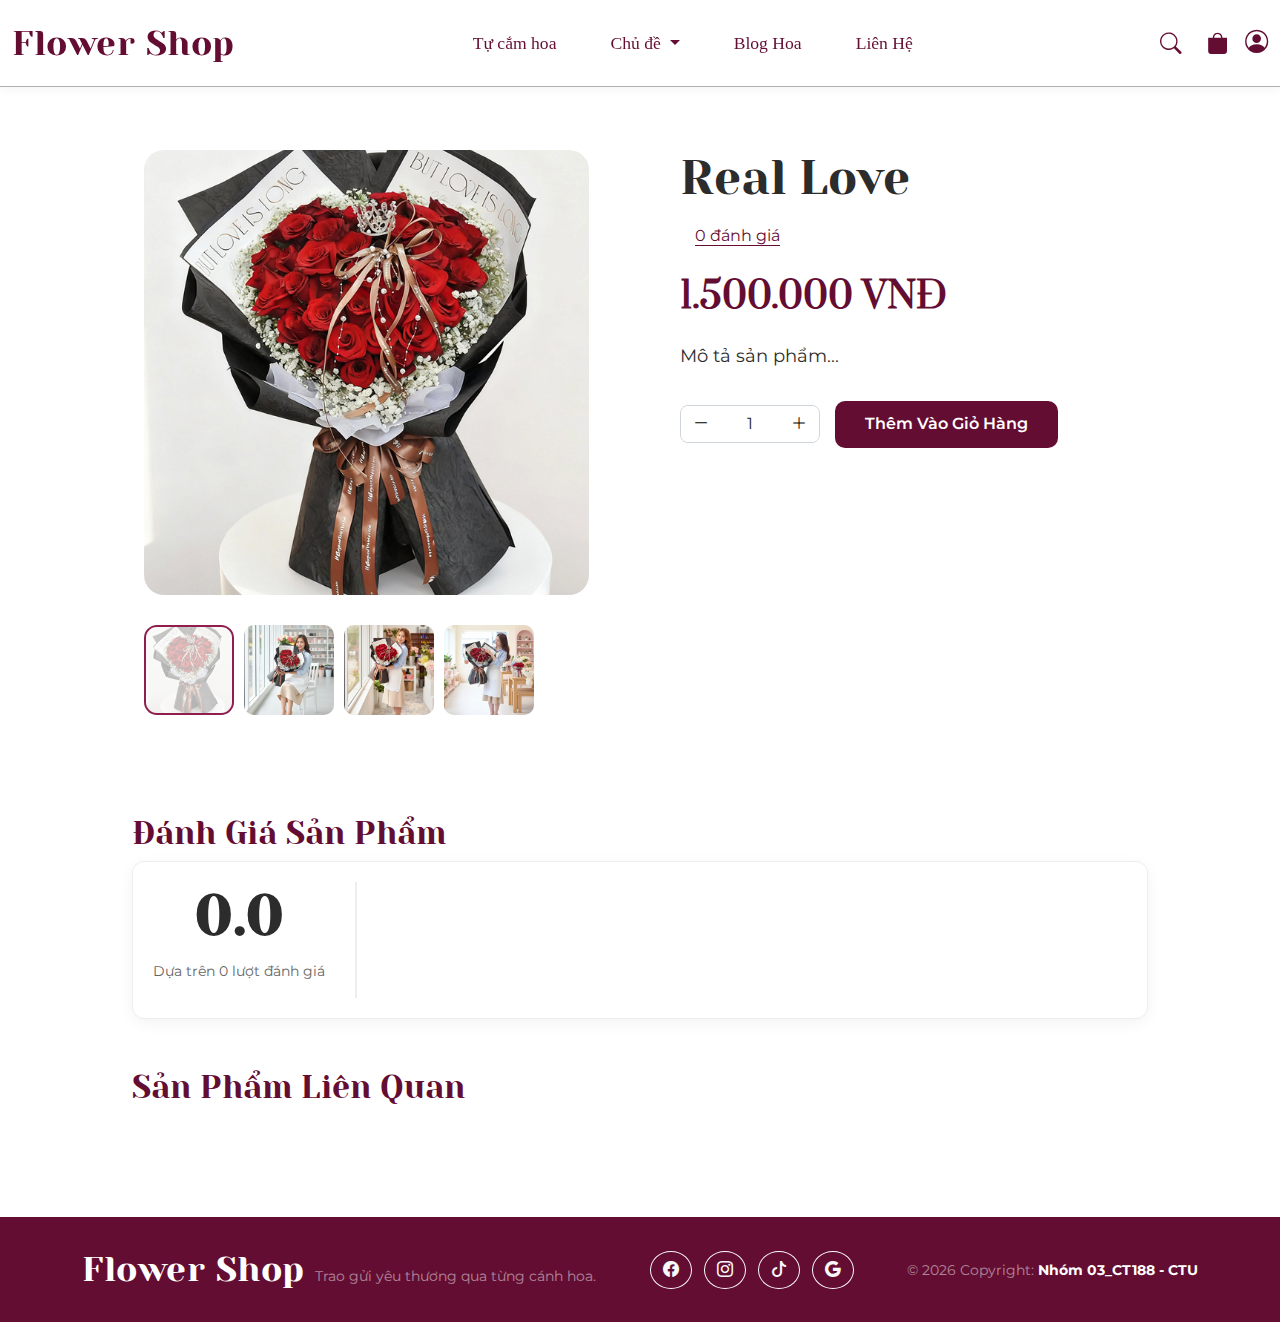
<file: detail.html>
<!DOCTYPE html>
<html lang="vi">

<head>
    <meta charset="UTF-8">
    <meta name="viewport" content="width=device-width, initial-scale=1.0">
    <title>Chi tiết sản phẩm</title>
    <link href="framework/bootstrap.min.css" rel="stylesheet">
    <link rel="stylesheet" href="framework/bootstrap-icons.min.css">
    <link rel="stylesheet" href="css/style.css">
    <link rel="stylesheet" href="css/detail.css">
    <link rel="icon" href="/assets/images/Log.png" type="image/png" />
</head>

<body>
    <my-header></my-header>

    <div class="container">
        <section class="product-detail">
            <div class="default gallery">
                <div class="main-img">
                    <img class="active" src="assets/images/imgProduct/001-reallove.jpg" alt="product-image">
                    <img src="assets/images/imgProduct/001-reallove-2.jpg" alt="product-image">
                    <img src="assets/images/imgProduct/001-reallove-3.jpg" alt="product-image">
                    <img src="assets/images/imgProduct/001-reallove-4.jpg" alt="product-image">
                </div>
                <div class="thumb-list">
                    <div class="active">
                        <img src="assets/images/imgProduct/001-reallove.jpg">
                    </div>
                    <div>
                        <img src="assets/images/imgProduct/001-reallove-2.jpg">
                    </div>
                    <div>
                        <img src="assets/images/imgProduct/001-reallove-3.jpg">
                    </div>
                    <div>
                        <img src="assets/images/imgProduct/001-reallove-4.jpg">
                    </div>
                </div>
            </div>

            <div class="lightbox">
                <div class="gallery">
                    <div class="main-img">
                        <span class="icon-prev"><i class="bi bi-chevron-compact-left"></i></span>
                        <span class="icon-next"><i class="bi bi-chevron-compact-right"></i></span>
                        <!-- <span class="icon-close"><i class="bi bi-x-circle-fill"></i></span> -->
                        <img class="active" src="assets/images/imgProduct/001-reallove.jpg" alt="product-image">
                        <img src="assets/images/imgProduct/001-reallove-2.jpg" alt="product-image">
                        <img src="assets/images/imgProduct/001-reallove-3.jpg" alt="product-image">
                        <img src="assets/images/imgProduct/001-reallove-4.jpg" alt="product-image">
                    </div>
                    <div class="thumb-list">
                        <div class="active">
                            <img src="assets/images/imgProduct/001-reallove.jpg">
                        </div>
                        <div>
                            <img src="assets/images/imgProduct/001-reallove-2.jpg">
                        </div>
                        <div>
                            <img src="assets/images/imgProduct/001-reallove-3.jpg">
                        </div>
                        <div>
                            <img src="assets/images/imgProduct/001-reallove-4.jpg">
                        </div>
                    </div>
                </div>
            </div>

            <div class="content">
                <h1 class="product-name">Real Love</h1>
                <div class="product-rating-small">
                    <div class="stars" id="small-stars"></div>
                    <a href="#reviews-section" class="review-link">
                        <span id="small-count">0</span> đánh giá
                    </a>
                </div>
                <div class="price">
                    <p>1.500.000 VNĐ</p>
                </div>
                <p class="product-desc">Mô tả sản phẩm...</p>

                <div class="add-to-cart-container">
                    <div class="counter">
                        <button class="btn btn-light border-0" type="button" style="background: var(--bg-white);"><i
                                class="bi bi-dash-lg"></i></button>
                        <input type="text" class="form-control text-center border-0" id="numberDisplay" value="1"
                            style="box-shadow: none;">
                        <button class="btn btn-light border-0" type="button" style="background: var(--bg-white);"><i
                                class="bi bi-plus-lg"></i></button>
                    </div>

                    <button class="add-to-cart">Thêm Vào Giỏ Hàng</button>
                </div>
            </div>
        </section>

        <section class="customer-reviews">
            <h2>Đánh Giá Sản Phẩm</h2>
            <div class="rating-box">
                <div class="rating-summary">
                    <div class="rating-average" id="reviews-section">
                        <h1 id="avg-rating">0.0</h1>
                        <div class="star-inner" id="avg-stars">
                        </div>
                        <p>Dựa trên <span id="total-reviews">0</span> lượt đánh giá</p>
                    </div>
                </div>

                <div class="rating-progress" id="rating-bars">
                </div>
            </div>
        </section>

        <section class="related-products">
            <h2>Sản Phẩm Liên Quan</h2>
            <div class="related-products-list"></div>
        </section>
    </div>

    <my-footer></my-footer>

    <div id="custom-toast" class="toast-container">
        <div class="toast-content">
            <i class="bi bi-check-circle-fill toast-icon"></i>
            <span id="toast-message">Thông báo: </span>
        </div>

    </div>
</body>
<script src="framework/popper.min.js"></script>
<script src="framework/bootstrap.min.js"></script>
<script src="js/components.js"></script>
<script src="js/detail.js"></script>
</html>
</file>
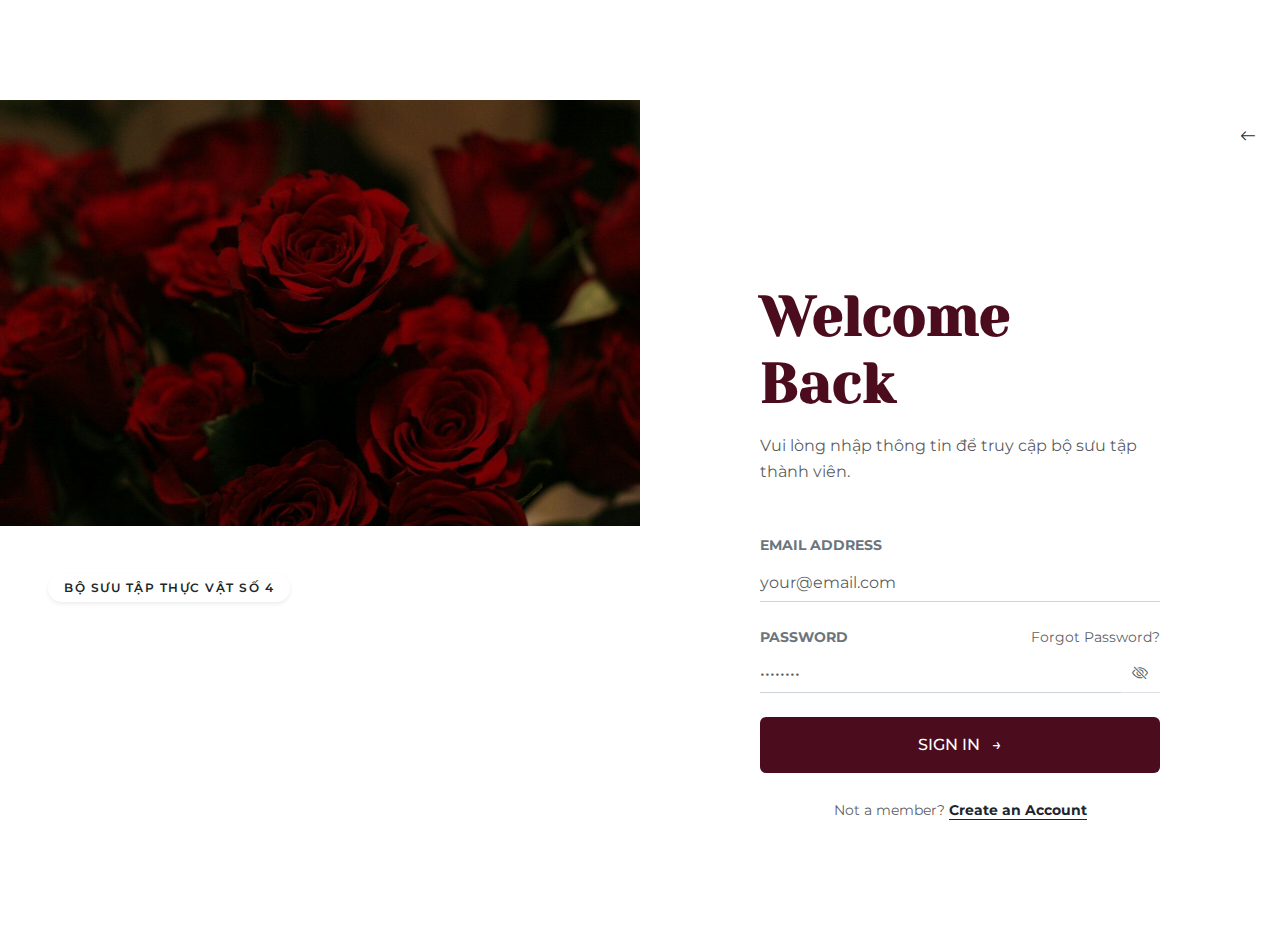
<file: login.html>
<!DOCTYPE html>
<html lang="vi">
<head>
    <meta charset="UTF-8">
    <meta name="viewport" content="width=device-width, initial-scale=1.0">
    <title>Đăng nhập | The Floral Gallery</title>
    
    <link href="https://cdn.jsdelivr.net/npm/bootstrap@5.3.3/dist/css/bootstrap.min.css" rel="stylesheet">
    <link rel="stylesheet" href="https://cdn.jsdelivr.net/npm/bootstrap-icons@1.11.3/font/bootstrap-icons.min.css">
    
    <link rel="stylesheet" href="css/style.css">
    <link rel="stylesheet" href="css/login.css">
    
    <link rel="icon" href="/assets/images/Log.png" type="image/png" />
</head>
<body>
    <main class="container-fluid p-0">
        <div class="row g-0 login-wrapper">
            
            <!-- Bọc class d-md-flex giúp hiển thị căn các nội dung bên trong như caption -->
            <div class="col-md-6 d-none d-md-flex flex-column justify-content-end banner-wrapper" id="img-login-container">
                <img src="assets/images/imgLogin/login.jpg" alt="Flower Login" class="login-bg-img">
                <div class="banner-overlay"></div>
                <!-- Nội dung chữ đẩy xuống cuối kèm padding -->
                <div class="img-caption p-5 w-100">
                    <span class="badge bg-white text-dark mb-3 px-3 py-2 rounded-pill shadow-sm" style="font-size: 0.75rem; font-weight: 600; letter-spacing: 1.5px;">BỘ SƯU TẬP THỰC VẬT SỐ 4</span>
                    <h2 class="display-3 fw-bold text-white title-shadow font-heading">"Vẻ Đẹp<br>Mong Manh"</h2>
                    <p class="text-white mt-3 mb-2" style="font-size: 1.15rem; font-weight: 300; opacity: 0.9; max-width: 420px; line-height: 1.6;">
                        Khám phá vẻ đẹp thuần khiết của tự nhiên. Đăng nhập để truy cập những thiết kế hoa độc quyền.
                    </p>
                </div>
            </div>

            <div class="col-md-6 d-flex flex-column" id="login-section">
                
                <div class="p-4 text-end">
                    <a href="index.html" class="back-link-icon">
                        <i class="bi bi-arrow-left"></i>
                    </a>
                </div>

                <div class="login-form-container my-auto mx-auto w-100" style="max-width: 400px;">
                    <div class="welcome-text mb-5 text-start">
                        <h1 class="fw-bold display-4" style="color: #4b0d1d;">Welcome<br>Back</h1>
                        <p class="text-muted mt-3">Vui lòng nhập thông tin để truy cập bộ sưu tập thành viên.</p>
                    </div>

                    <form>
                        <div class="mb-4">
                            <label class="form-label small fw-bold text-uppercase text-secondary">Email Address</label>
                            <input type="email" class="form-control custom-input" placeholder="your@email.com" required>
                        </div>

                        <div class="mb-4">
                            <div class="d-flex justify-content-between">
                                <label class="form-label small fw-bold text-uppercase text-secondary">Password</label>
                                <a href="#" class="text-muted small text-decoration-none">Forgot Password?</a>
                            </div>
                            <div class="input-group">
                                <input type="password" class="form-control custom-input" placeholder="••••••••" required>
                                <span class="input-group-text border-0 border-bottom bg-transparent rounded-0">
                                    <i class="bi bi-eye-slash text-muted"></i>
                                </span>
                            </div>
                        </div>

                        <a href="index.html" class="btn btn-dark w-100 btn-signin py-3 mt-3 d-flex justify-content-center align-items-center text-decoration-none">
                            SIGN IN &nbsp; &rarr;
                        </a>

                        <div class="text-center mt-4">
                            <span class="small text-muted">Not a member? 
                                <a href="#" class="text-dark fw-bold text-decoration-none border-bottom border-dark">Create an Account</a>
                            </span>
                        </div>
                    </form>
                </div>
            </div>
        </div>
    </main>
    <script src="https://cdn.jsdelivr.net/npm/bootstrap@5.3.3/dist/js/bootstrap.bundle.min.js"></script>
    <script src="js/components.js"></script>
    <script src="js/wiki.js"></script>
</body>
</html>
</file>
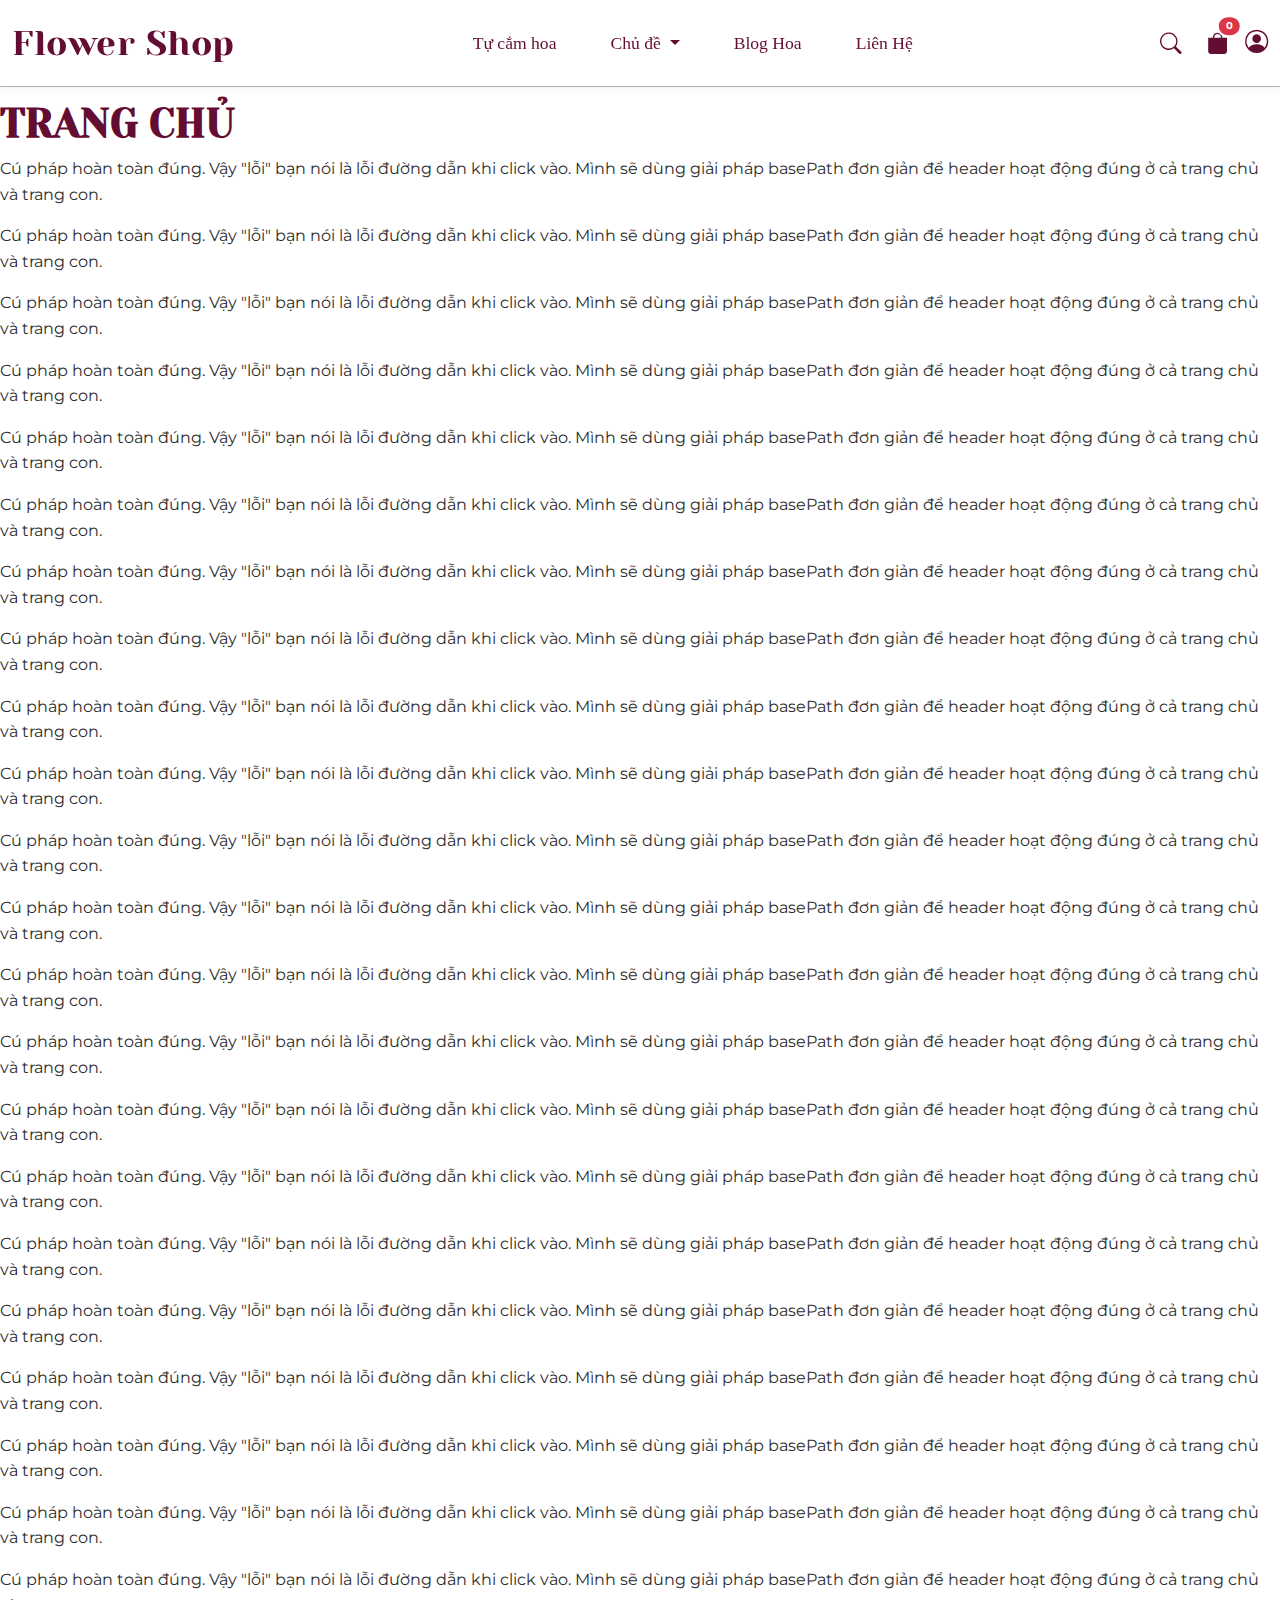
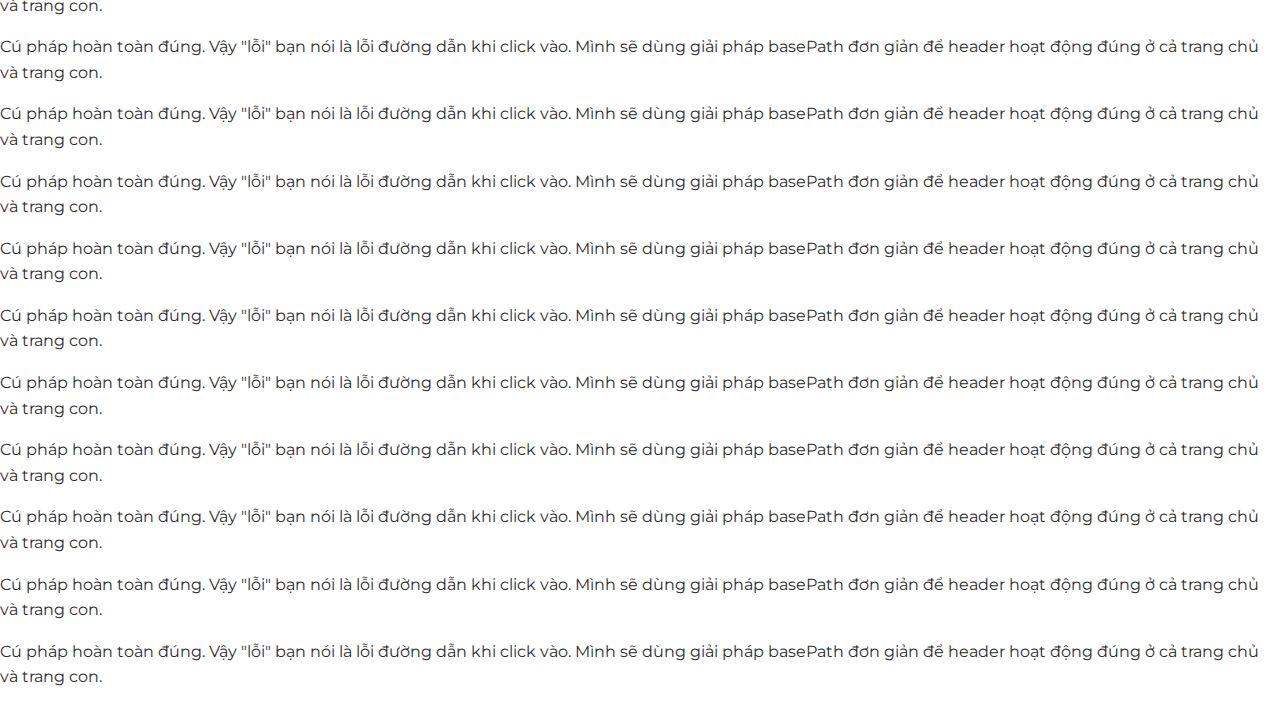
<file: shop.html>
<!DOCTYPE html>
<html lang="en">

<head>
  <meta charset="UTF-8">
  <meta name="viewport" content="width=device-width, initial-scale=1.0">
  <title>Trang Chủ</title>

  <link href="https://cdn.jsdelivr.net/npm/bootstrap@5.3.3/dist/css/bootstrap.min.css" rel="stylesheet"
    integrity="sha384-QWTKZyjpPEjISv5WaRU9OFeRpok6YctnYmDr5pNlyT2bRjXh0JMhjY6hW+ALEwIH" crossorigin="anonymous">
  <link rel="stylesheet" href="https://cdn.jsdelivr.net/npm/bootstrap-icons@1.11.3/font/bootstrap-icons.min.css">
  <link rel="stylesheet" href="../css/style.css">
</head>

<body>
  <my-header></my-header>
  <h1 style="font-weight: 700;">TRANG CHỦ</h1>
  <p>Cú pháp hoàn toàn đúng.
    Vậy "lỗi" bạn nói là lỗi đường dẫn khi click vào. Mình sẽ dùng giải pháp basePath đơn giản để header hoạt động đúng
    ở cả
    trang chủ và trang con.</p>
  <p>Cú pháp hoàn toàn đúng.
    Vậy "lỗi" bạn nói là lỗi đường dẫn khi click vào. Mình sẽ dùng giải pháp basePath đơn giản để header hoạt động đúng
    ở cả
    trang chủ và trang con.</p>
  <p>Cú pháp hoàn toàn đúng.
    Vậy "lỗi" bạn nói là lỗi đường dẫn khi click vào. Mình sẽ dùng giải pháp basePath đơn giản để header hoạt động đúng
    ở cả
    trang chủ và trang con.</p>
  <p>Cú pháp hoàn toàn đúng.
    Vậy "lỗi" bạn nói là lỗi đường dẫn khi click vào. Mình sẽ dùng giải pháp basePath đơn giản để header hoạt động đúng
    ở cả
    trang chủ và trang con.</p>
  <p>Cú pháp hoàn toàn đúng.
    Vậy "lỗi" bạn nói là lỗi đường dẫn khi click vào. Mình sẽ dùng giải pháp basePath đơn giản để header hoạt động đúng
    ở cả
    trang chủ và trang con.</p>
  <p>Cú pháp hoàn toàn đúng.
    Vậy "lỗi" bạn nói là lỗi đường dẫn khi click vào. Mình sẽ dùng giải pháp basePath đơn giản để header hoạt động đúng
    ở cả
    trang chủ và trang con.</p>
  <p>Cú pháp hoàn toàn đúng.
    Vậy "lỗi" bạn nói là lỗi đường dẫn khi click vào. Mình sẽ dùng giải pháp basePath đơn giản để header hoạt động đúng
    ở cả
    trang chủ và trang con.</p>
  <p>Cú pháp hoàn toàn đúng.
    Vậy "lỗi" bạn nói là lỗi đường dẫn khi click vào. Mình sẽ dùng giải pháp basePath đơn giản để header hoạt động đúng
    ở cả
    trang chủ và trang con.</p>
  <p>Cú pháp hoàn toàn đúng.
    Vậy "lỗi" bạn nói là lỗi đường dẫn khi click vào. Mình sẽ dùng giải pháp basePath đơn giản để header hoạt động đúng
    ở cả
    trang chủ và trang con.</p>
  <p>Cú pháp hoàn toàn đúng.
    Vậy "lỗi" bạn nói là lỗi đường dẫn khi click vào. Mình sẽ dùng giải pháp basePath đơn giản để header hoạt động đúng
    ở cả
    trang chủ và trang con.</p>
  <p>Cú pháp hoàn toàn đúng.
    Vậy "lỗi" bạn nói là lỗi đường dẫn khi click vào. Mình sẽ dùng giải pháp basePath đơn giản để header hoạt động đúng
    ở cả
    trang chủ và trang con.</p>
  <p>Cú pháp hoàn toàn đúng.
    Vậy "lỗi" bạn nói là lỗi đường dẫn khi click vào. Mình sẽ dùng giải pháp basePath đơn giản để header hoạt động đúng
    ở cả
    trang chủ và trang con.</p>
  <p>Cú pháp hoàn toàn đúng.
    Vậy "lỗi" bạn nói là lỗi đường dẫn khi click vào. Mình sẽ dùng giải pháp basePath đơn giản để header hoạt động đúng
    ở cả
    trang chủ và trang con.</p>
  <p>Cú pháp hoàn toàn đúng.
    Vậy "lỗi" bạn nói là lỗi đường dẫn khi click vào. Mình sẽ dùng giải pháp basePath đơn giản để header hoạt động đúng
    ở cả
    trang chủ và trang con.</p>
  <p>Cú pháp hoàn toàn đúng.
    Vậy "lỗi" bạn nói là lỗi đường dẫn khi click vào. Mình sẽ dùng giải pháp basePath đơn giản để header hoạt động đúng
    ở cả
    trang chủ và trang con.</p>
  <p>Cú pháp hoàn toàn đúng.
    Vậy "lỗi" bạn nói là lỗi đường dẫn khi click vào. Mình sẽ dùng giải pháp basePath đơn giản để header hoạt động đúng
    ở cả
    trang chủ và trang con.</p>
  <p>Cú pháp hoàn toàn đúng.
    Vậy "lỗi" bạn nói là lỗi đường dẫn khi click vào. Mình sẽ dùng giải pháp basePath đơn giản để header hoạt động đúng
    ở cả
    trang chủ và trang con.</p>
  <p>Cú pháp hoàn toàn đúng.
    Vậy "lỗi" bạn nói là lỗi đường dẫn khi click vào. Mình sẽ dùng giải pháp basePath đơn giản để header hoạt động đúng
    ở cả
    trang chủ và trang con.</p>
  <p>Cú pháp hoàn toàn đúng.
    Vậy "lỗi" bạn nói là lỗi đường dẫn khi click vào. Mình sẽ dùng giải pháp basePath đơn giản để header hoạt động đúng
    ở cả
    trang chủ và trang con.</p>
  <p>Cú pháp hoàn toàn đúng.
    Vậy "lỗi" bạn nói là lỗi đường dẫn khi click vào. Mình sẽ dùng giải pháp basePath đơn giản để header hoạt động đúng
    ở cả
    trang chủ và trang con.</p>
  <p>Cú pháp hoàn toàn đúng.
    Vậy "lỗi" bạn nói là lỗi đường dẫn khi click vào. Mình sẽ dùng giải pháp basePath đơn giản để header hoạt động đúng
    ở cả
    trang chủ và trang con.</p>
  <p>Cú pháp hoàn toàn đúng.
    Vậy "lỗi" bạn nói là lỗi đường dẫn khi click vào. Mình sẽ dùng giải pháp basePath đơn giản để header hoạt động đúng
    ở cả
    trang chủ và trang con.</p>
  <p>Cú pháp hoàn toàn đúng.
    Vậy "lỗi" bạn nói là lỗi đường dẫn khi click vào. Mình sẽ dùng giải pháp basePath đơn giản để header hoạt động đúng
    ở cả
    trang chủ và trang con.</p>
  <p>Cú pháp hoàn toàn đúng.
    Vậy "lỗi" bạn nói là lỗi đường dẫn khi click vào. Mình sẽ dùng giải pháp basePath đơn giản để header hoạt động đúng
    ở cả
    trang chủ và trang con.</p>
  <p>Cú pháp hoàn toàn đúng.
    Vậy "lỗi" bạn nói là lỗi đường dẫn khi click vào. Mình sẽ dùng giải pháp basePath đơn giản để header hoạt động đúng
    ở cả
    trang chủ và trang con.</p>
  <p>Cú pháp hoàn toàn đúng.
    Vậy "lỗi" bạn nói là lỗi đường dẫn khi click vào. Mình sẽ dùng giải pháp basePath đơn giản để header hoạt động đúng
    ở cả
    trang chủ và trang con.</p>
  <p>Cú pháp hoàn toàn đúng.
    Vậy "lỗi" bạn nói là lỗi đường dẫn khi click vào. Mình sẽ dùng giải pháp basePath đơn giản để header hoạt động đúng
    ở cả
    trang chủ và trang con.</p>
  <p>Cú pháp hoàn toàn đúng.
    Vậy "lỗi" bạn nói là lỗi đường dẫn khi click vào. Mình sẽ dùng giải pháp basePath đơn giản để header hoạt động đúng
    ở cả
    trang chủ và trang con.</p>
  <p>Cú pháp hoàn toàn đúng.
    Vậy "lỗi" bạn nói là lỗi đường dẫn khi click vào. Mình sẽ dùng giải pháp basePath đơn giản để header hoạt động đúng
    ở cả
    trang chủ và trang con.</p>
  <p>Cú pháp hoàn toàn đúng.
    Vậy "lỗi" bạn nói là lỗi đường dẫn khi click vào. Mình sẽ dùng giải pháp basePath đơn giản để header hoạt động đúng
    ở cả
    trang chủ và trang con.</p>
  <p>Cú pháp hoàn toàn đúng.
    Vậy "lỗi" bạn nói là lỗi đường dẫn khi click vào. Mình sẽ dùng giải pháp basePath đơn giản để header hoạt động đúng
    ở cả
    trang chủ và trang con.</p>
  <p>Cú pháp hoàn toàn đúng.
    Vậy "lỗi" bạn nói là lỗi đường dẫn khi click vào. Mình sẽ dùng giải pháp basePath đơn giản để header hoạt động đúng
    ở cả
    trang chủ và trang con.</p>
</body>
<script src="https://cdn.jsdelivr.net/npm/@popperjs/core@2.11.8/dist/umd/popper.min.js"
  integrity="sha384-I7E8VVD/ismYTF4hNIPjVp/Zjvgyol6VFvRkX/vR+Vc4jQkC+hVqc2pM8ODewa9r" crossorigin="anonymous"></script>
<script src="https://cdn.jsdelivr.net/npm/bootstrap@5.3.8/dist/js/bootstrap.min.js"
  integrity="sha384-G/EV+4j2dNv+tEPo3++6LCgdCROaejBqfUeNjuKAiuXbjrxilcCdDz6ZAVfHWe1Y" crossorigin="anonymous"></script>
<script src="../js/components.js"></script>

</html>
</file>
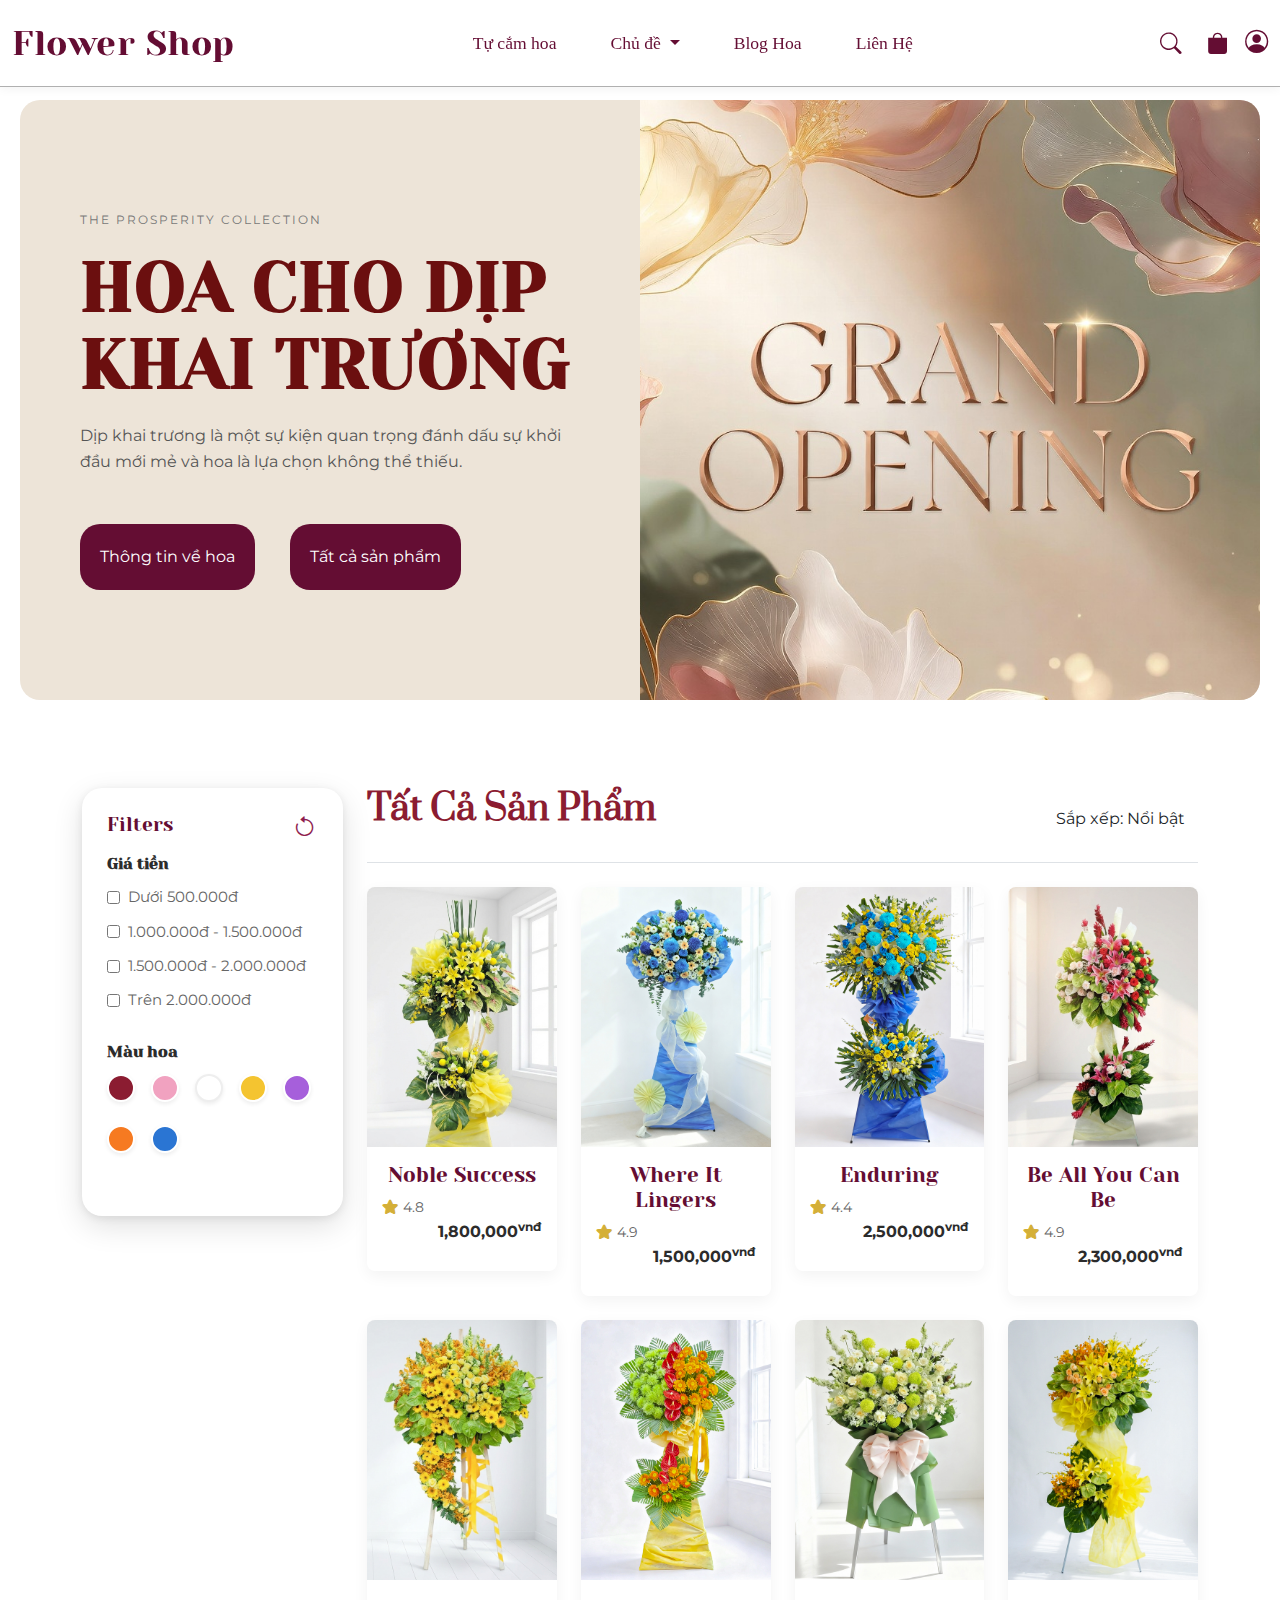
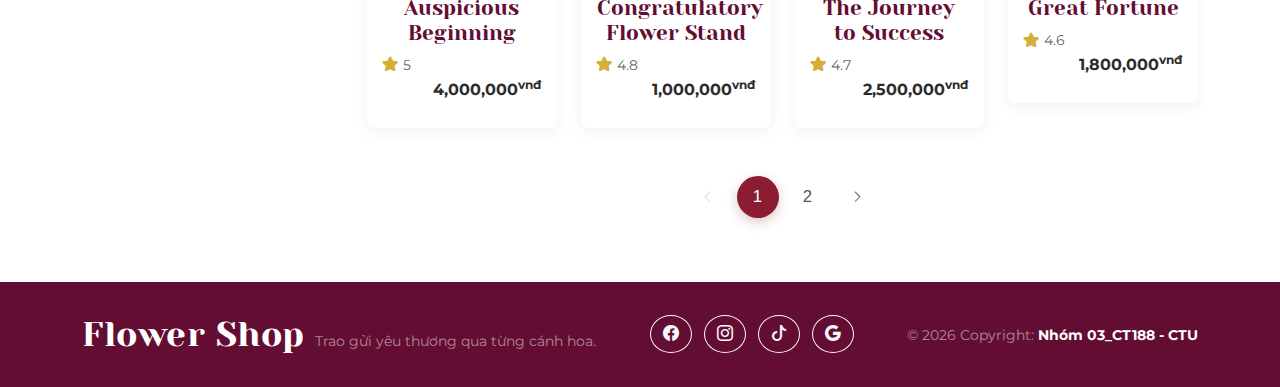
<file: occasions/grand_opening.html>
<!doctype html>
<html lang="en">
  <head>
    <meta charset="UTF-8" />
    <meta name="viewport" content="width=device-width, initial-scale=1.0" />
    <title>Hoa Sinh Nhật</title>
    <link
      href="../framework/bootstrap.min.css"
      rel="stylesheet"
    />
    <link
      rel="stylesheet"
      href="../framework/bootstrap-icons.min.css"
    />
    <link rel="icon" href="/assets/images/Log.png" type="image/png" />
    <link rel="stylesheet" href="/css/style.css" />
    <link rel="stylesheet" href="/css/detail.css" />
    <link rel="stylesheet" href="/css/event.css" />
  </head>
  <body>
    <my-header></my-header>
    <section class="banner">
      <div class="left-banner">
        <span class="banner-sub">THE PROSPERITY COLLECTION</span>
        <h1>HOA CHO DỊP KHAI TRƯƠNG</h1>
        <p>
          Dịp khai trương là một sự kiện quan trọng đánh dấu sự khởi đầu mới mẻ
          và hoa là lựa chọn không thể thiếu.
        </p>
        <div class="click-banner">
          <a href="/wiki.html" class="wiki-banner">Thông tin về hoa</a>
          <a href="/index.html" class="shop-banner">Tất cả sản phẩm</a>
        </div>
      </div>
      <div class="right-banner">
        <img src="/assets/images/imgProduct/mn9kB.jpg" />
      </div>
    </section>
    <div class="container my-5">
      <div class="row">
        <!-- Filter -->
        <div class="col-lg-3 collapse d-lg-block mb-4" id="filterCollapse">
          <div class="filter position-sticky">
            <div class="filter-header">
              <h4 class="filter-title">Filters</h4>
              <span class="filter-reset" title="Khôi phục">
                <i class="bi bi-arrow-counterclockwise"></i>
              </span>
            </div>

            <div class="filter-group-price">
              <h6 class="filter-group-title">Giá tiền</h6>

              <label class="filter-option">
                <input type="checkbox" />
                <span>Dưới 500.000đ</span>
              </label>

              <label class="filter-option">
                <input type="checkbox" />
                <span>1.000.000đ - 1.500.000đ</span>
              </label>

              <label class="filter-option">
                <input type="checkbox" />
                <span>1.500.000đ - 2.000.000đ</span>
              </label>

              <label class="filter-option">
                <input type="checkbox" />
                <span>Trên 2.000.000đ</span>
              </label>
            </div>

            <div class="filter-group-color">
              <h6 class="filter-group-title">Màu hoa</h6>

              <div class="filter-colors d-flex flex-wrap gap-3">
                <label
                  class="color-option position-relative m-0"
                  style="cursor: pointer"
                >
                  <input
                    type="checkbox"
                    value="Đỏ"
                    class="position-absolute opacity-0"
                  />
                  <span
                    class="color-box red rounded-circle d-inline-block shadow-sm transition-all"
                    style="
                      background: #8b1c31;
                      width: 28px;
                      height: 28px;
                      border: 2px solid #fff;
                    "
                    title="Đỏ"
                  ></span>
                </label>
                <label
                  class="color-option position-relative m-0"
                  style="cursor: pointer"
                >
                  <input
                    type="checkbox"
                    value="Hồng"
                    class="position-absolute opacity-0"
                  />
                  <span
                    class="color-box pink rounded-circle d-inline-block shadow-sm transition-all"
                    style="
                      background: #f1a2c0;
                      width: 28px;
                      height: 28px;
                      border: 2px solid #fff;
                    "
                    title="Hồng"
                  ></span>
                </label>
                <label
                  class="color-option position-relative m-0"
                  style="cursor: pointer"
                >
                  <input
                    type="checkbox"
                    value="Trắng"
                    class="position-absolute opacity-0"
                  />
                  <span
                    class="color-box white rounded-circle d-inline-block shadow-sm transition-all"
                    style="
                      background: #ffffff;
                      width: 28px;
                      height: 28px;
                      border: 2px solid #eee;
                    "
                    title="Trắng"
                  ></span>
                </label>
                <label
                  class="color-option position-relative m-0"
                  style="cursor: pointer"
                >
                  <input
                    type="checkbox"
                    value="Vàng"
                    class="position-absolute opacity-0"
                  />
                  <span
                    class="color-box yellow rounded-circle d-inline-block shadow-sm transition-all"
                    style="
                      background: #f4c430;
                      width: 28px;
                      height: 28px;
                      border: 2px solid #fff;
                    "
                    title="Vàng"
                  ></span>
                </label>
                <label
                  class="color-option position-relative m-0"
                  style="cursor: pointer"
                >
                  <input
                    type="checkbox"
                    value="Tím"
                    class="position-absolute opacity-0"
                  />
                  <span
                    class="color-box purple rounded-circle d-inline-block shadow-sm transition-all"
                    style="
                      background: #a65fdb;
                      width: 28px;
                      height: 28px;
                      border: 2px solid #fff;
                    "
                    title="Tím"
                  ></span>
                </label>
                <!-- CAM -->
                <label
                  class="color-option position-relative m-0"
                  style="cursor: pointer"
                >
                  <input
                    type="checkbox"
                    value="Cam"
                    class="position-absolute opacity-0"
                  />
                  <span
                    class="color-box orange rounded-circle d-inline-block shadow-sm transition-all"
                    style="
                      background: #f67a21;
                      width: 28px;
                      height: 28px;
                      border: 2px solid #fff;
                    "
                    title="Cam"
                  ></span>
                </label>
                <!-- XANH -->
                <label
                  class="color-option position-relative m-0"
                  style="cursor: pointer"
                >
                  <input
                    type="checkbox"
                    value="Xanh"
                    class="position-absolute opacity-0"
                  />
                  <span
                    class="color-box blue rounded-circle d-inline-block shadow-sm transition-all"
                    style="
                      background: #2a75d3;
                      width: 28px;
                      height: 28px;
                      border: 2px solid #fff;
                    "
                    title="Xanh"
                  ></span>
                </label>
              </div>
              <style>
                .filter-colors input[type="checkbox"]:checked + .color-box {
                  transform: scale(1.15);
                  box-shadow: 0 0 0 3px rgba(100, 13, 51, 0.4) !important;
                  border-color: #fff !important;
                }
                .filter-colors .color-box:hover {
                  transform: scale(1.1);
                }
              </style>
            </div>
          </div>
        </div>

        <div class="col-lg-9">
          <div
            class="d-flex flex-column flex-sm-row justify-content-between align-items-sm-end border-bottom pb-4 mb-4"
          >
            <div class="mb-3 mb-sm-0">
              <h2
                class="mb-2"
                style="
                  font-family: &quot;Prata&quot;, serif;
                  color: #8b1c31;
                  font-size: 2.2rem;
                  font-weight: 600;
                "
              >
                Tất Cả Sản Phẩm
              </h2>
            </div>

            <div class="actions-wrapper mt-3 mt-sm-0">
              <button
                class="btn custom-filter-btn d-lg-none shadow-none d-flex justify-content-center align-items-center bg-white"
                type="button"
                data-bs-toggle="collapse"
                data-bs-target="#filterCollapse"
                aria-expanded="false"
              >
                <i class="bi bi-funnel"></i> Bộ lọc
              </button>
              <div class="dropdown custom-sort-dropdown position-relative">
                <button
                  class="btn custom-sort-btn shadow-none d-flex justify-content-between align-items-center bg-white"
                  type="button"
                  id="sortDropdownBtn"
                  data-bs-toggle="dropdown"
                  aria-expanded="false"
                >
                  <span id="sort-selected-text">Sắp xếp: Nổi bật</span>
                </button>
                <ul
                  class="dropdown-menu dropdown-menu-end custom-sort-menu border-0 shadow-lg py-2 mt-2"
                  aria-labelledby="sortDropdownBtn"
                >
                  <li>
                    <a
                      class="dropdown-item active d-flex align-items-center"
                      href="#"
                      data-value="featured"
                      ><i class="bi bi-check2 me-2 check-icon"></i>Sắp xếp: Nổi
                      bật</a
                    >
                  </li>
                  <li>
                    <a
                      class="dropdown-item d-flex align-items-center"
                      href="#"
                      data-value="price-asc"
                      ><i class="bi bi-check2 me-2 check-icon"></i>Giá: Thấp đến
                      Cao</a
                    >
                  </li>
                  <li>
                    <a
                      class="dropdown-item d-flex align-items-center"
                      href="#"
                      data-value="price-desc"
                      ><i class="bi bi-check2 me-2 check-icon"></i>Giá: Cao đến
                      Thấp</a
                    >
                  </li>
                  <li>
                    <a
                      class="dropdown-item d-flex align-items-center"
                      href="#"
                      data-value="rating"
                      ><i class="bi bi-check2 me-2 check-icon"></i>Đánh giá cao
                      nhất</a
                    >
                  </li>
                </ul>
              </div>
              <select id="sort-select" style="display: none">
                <option value="featured">Sắp xếp: Nổi bật</option>
                <option value="price-asc">Giá: Thấp đến Cao</option>
                <option value="price-desc">Giá: Cao đến Thấp</option>
                <option value="rating">Đánh giá cao nhất</option>
              </select>
            </div>
          </div>
          <!-- Product grid -->
          <div
            class="row row-cols-2 row-cols-md-3 row-cols-lg-4 g-4"
            id="product-list"
          >
            <!-- Sản phẩm sẽ được render ở đây -->
          </div>

          <!-- Phân trang -->
          <div class="d-flex justify-content-center mt-5 w-100">
            <ul
              id="pagination"
              class="pagination border-0 flex-wrap justify-content-center"
              style="font-family: &quot;Lato&quot;, sans-serif"
            >
              <!-- JS thiết lập -->
            </ul>
            <style>
              #pagination {
                gap: 8px; /* Khoảng cách giữa các số */
                flex-wrap: wrap; /* Cho phép rớt dòng trên điện thoại */
                justify-content: center;
              }
              #pagination .page-item .page-link {
                border: none;
                color: #555;
                font-size: 1.05rem;
                font-weight: 500;
                border-radius: 50% !important;
                width: 42px;
                height: 42px;
                display: flex;
                align-items: center;
                justify-content: center;
                margin: 0;
                padding: 0;
                cursor: pointer;
                background-color: transparent;
                transition: all 0.25s ease;
              }
              #pagination .page-item.active .page-link {
                background-color: #8b1c31; /* Màu đỏ mận (Berry) */
                color: white;
                box-shadow: 0 4px 12px rgba(139, 28, 49, 0.25);
              }
              #pagination .page-item .page-link:hover:not(.active) {
                background-color: #f4eaec; /* Hồng pastel trong suốt mờ */
                color: #8b1c31;
              }
              #pagination .page-item .page-link:focus {
                box-shadow: none;
              }
              #pagination .page-item.disabled .page-link {
                color: #bbb;
                background-color: transparent;
              }

              /* Responsive cho Mobile: Giảm size tròn và khoảng cách ép buộc vào dòng */
              @media (max-width: 575.98px) {
                #pagination {
                  gap: 3px !important;
                }
                #pagination .page-item .page-link {
                  width: 30px !important;
                  height: 30px !important;
                  font-size: 0.85rem !important;
                }
              }
            </style>
          </div>
        </div>
      </div>
    </div>
    <my-footer></my-footer>
  </body>
  <script
    src="../framework/popper.min.js"
  ></script>
  <script
    src="../framework/bootstrap.min.js"
  ></script>
  <script src="../js/components.js"></script>
  <script src="../js/detail.js"></script>
  <script src="../js/grand_opening.js"></script>
</html>
</file>
<file: css/style.css>
/* 1. IMPORT FONT */
@import url("https://fonts.googleapis.com/css2?family=DM+Serif+Display:ital@0;1&family=Montserrat:wght@300;400;500;600;700&family=Prata&family=Yeseva+One&display=swap");

/* 2. Global Variable*/
:root {
  /* --- BẢNG MÀU MỚI (BERRY & PORCELAIN) --- */

  /* 1. Màu chủ đạo (Logo, Nút bấm, Icon): Đổi từ Đỏ gạch sang Đỏ Mận (Plum/Berry) */
  --primary-color: #640d33;

  /* 2. Màu Hover (Khi di chuột vào): Sáng hơn một chút */
  --primary-hover: #8f1e4f;

  /* 3. Màu nền chính: Trắng sứ (Sạch và sáng hơn màu Kem cũ) */
  /* Trong hình mẫu nền rất trắng, pha chút xíu hồng cực nhẹ */
  --bg-cream: #ffffff;

  /* 4. Màu nền phụ (Cho các thẻ Card, Sidebar): Trắng tinh */
  --bg-white: #ffffff;

  /* 5. Màu chữ: Đen xám hiện đại (Đừng dùng đen tuyền #000) */
  --text-main: #2c2c2c;
  --text-light: #666666;
  --text-accent: #d4af37; /* Màu Vàng Gold (Dùng cho icon ngôi sao, điểm nhấn) */

  /* --- FONTS --- */
  --font-heading: "Yeseva One", cursive; /* Logo dùng font này */
  --font-body: "Montserrat", sans-serif;
  --font-header: "Prata", serif; /* Font tiêu đề phụ */

  /* --- CẤU HÌNH KHÁC --- */
  --border-radius: 8px;
  --transition: all 0.3s ease;
  --shadow: 0 5px 15px rgba(0, 0, 0, 0.05);

  /* --- KÍCH THƯỚC (SPACING) --- */
  --container-width: 1200px;
  --container-width-mobile: 100%;
  --container-padding: 15px;
}

/* 3. CSS reset & base styles */
* {
  margin: 0;
  padding: 0;
  box-sizing: border-box; /*Giữ kích thức không bị phình */
}

html {
  scroll-behavior: smooth;
  font-size: 16px;
  height: 100%;
}

body {
  padding-top: 100px;
  font-family: var(--font-body);
  background-color: var(--bg-cream);
  color: var(--text-main);
  line-height: 1.6;
  min-height: 100vh;
  display: flex;
  flex-direction: column;
}

main,
.container {
  flex: 1;
}

h1,
h2,
h3,
h4,
h5,
h6 {
  font-family: Var(--font-heading);
  color: var(--primary-color);
}

a {
  text-decoration: none;
  color: inherit;
  transition: var(--transition);
}

ul {
  list-style: none;
}

img {
  max-width: 100%;
  display: block;
}

/* --- CẤU HÌNH RIÊNG CHO HEADER --- */
/* 1. Nền và kích thước Navbar */
.navbar {
  position: fixed !important;
  top: 0;
  left: 0;
  width: 100%;
  z-index: 1000;
  background-color: rgba(255, 255, 255, 0.5) !important;
  backdrop-filter: blur(10px);
  -webkit-backdrop-filter: blur(10px);
  box-shadow: 0 2px 10px rgba(0, 0, 0, 0.05);
  padding: 10px 0 !important;
}

/* 2. Logo Flower Shop (Phải to và đậm đà) */
.navbar-brand {
  font-family: "Yeseva One", cursive !important;
  font-size: 2.2rem !important;
  color: var(--primary-color) !important;
  letter-spacing: 0.5px;
}

/* 3. Menu chữ (Home, Sản phẩm...) */
.nav-link {
  font-family: "Playfair Display", serif !important;
  /* Font có chân sang trọng */
  font-size: 1.1rem !important;
  font-weight: 500 !important;
  color: var(--primary-color) !important;
  /* Đổi màu xám thành đỏ */
  padding: 0 15px !important;
  /* Cách xa nhau ra xíu */
  transition: all 0.15s cubic-bezier(0.4, 0, 0.2, 1);
}

/* Hiệu ứng khi di chuột vào menu */
.nav-link:hover,
.nav-link.active {
  transform: skewX(-10deg) scale(1.05);
  font-size: 1.2rem !important;
  font-weight: 600 !important;
  color: var(--primary-hover);
}

/* 4. Các Icon bên phải */
.header-icons i {
  color: var(--primary-color) !important;
  transition: transform 0.2s;
  cursor: pointer;
}

.header-icons i:hover {
  transform: scale(1.1);
  /* Phóng to nhẹ khi hover */
}

/* 5. Dropdown Menu Styling */
/* 5. Dropdown Menu Styling */
.dropdown-menu {
  /* Override Bootstrap Variables for consistency */
  --bs-dropdown-link-hover-bg: rgba(100, 13, 51, 0.1);
  --bs-dropdown-link-active-bg: rgba(100, 13, 51, 0.2);
  --bs-dropdown-link-hover-color: var(--primary-hover);
  --bs-dropdown-link-active-color: var(--primary-hover);

  /* Critical for preventing Navbar expansion */
  position: absolute !important;
  z-index: 2000 !important;

  background-color: var(--bg-cream) !important;
  border: 1px solid rgba(0, 0, 0, 0.05) !important;
  border-radius: var(--border-radius);
  box-shadow: var(--shadow);
}

.dropdown-item {
  color: var(--primary-color) !important;
  font-family: "Playfair Display", serif;
  transition: all 0.2s ease;
}

.dropdown-item:hover,
.dropdown-item:focus {
  background-color: var(
    --bs-dropdown-link-hover-bg
  ) !important; /* Use variable */
  color: var(--bs-dropdown-link-hover-color) !important;
  padding-left: 20px; /* Slide effect */
}

/* Cấu  */
</file>
<file: css/index.css>
/* Bọc quanh ảnh để chứa lớp overlay đổ gradient */
.banner-wrapper {
  position: relative;
  border-radius: 20px;
  margin: 0 auto; /* Căn giữa */
  width: calc(100vw - 100px); /* Cách lề 10px mỗi bên */
  max-height: 700px;
  overflow: hidden; /* Cắt gọn lớp đổ màu nếu vượt ra ngoài */
  transition: all 0.3s ease; /* Hiệu ứng mượt mà khi hover */
}

/* Ảnh trải dài hoàn toàn vừa khớp chiều dọc ngang của wrapper */
.banner-wrapper img {
  display: block;
  width: 100%;
  max-height: 700px;
  object-fit: cover;
  transition: all 0.3s ease;
}

/* Lớp phủ mờ sang trọng, quyền lực */
.banner-overlay {
  position: absolute;
  top: 0;
  left: 0;
  width: 100%;
  height: 100%;
  /* Gradient kết hợp màu mận chín (primary-color) ở đáy và mờ dần lên trên */
  background: linear-gradient(
    to top,
    rgba(100, 13, 51, 0.9) 0%,
    rgba(0, 0, 0, 0.3) 100%
  );
  backdrop-filter: blur(3px); /* Hiệu ứng kính mờ (Glassmorphism) cực Wow */
  pointer-events: none;
}

/* Khi rê chuột vào, ảnh bên trong sẽ phóng to lên */
.banner-wrapper:hover img {
  transform: scale(1.05); /* Phóng to ảnh lên 5% bên trong wrapper */
}

/* --- PHẦN NỘI DUNG CHỮ TRÊN BANNER --- */
.banner-content {
  position: absolute;
  top: 50%;
  left: 50%;
  transform: translate(-50%, -50%); /* Căn giữa tuyệt đối ngang dọc */
  width: 100%;
  padding: 0 20px;
  color: #fff; /* Đổi về màu Trắng để tương phản rực rỡ trên nền tối */
  z-index: 2;
  display: flex;
  flex-direction: column;
  align-items: center;
}

/* Tiêu đề phụ (rất nhỏ, in hoa) */
.banner-subtitle {
  font-family: var(--font-body);
  font-size: 1rem;
  font-weight: 500;
  letter-spacing: 5px;
  text-transform: uppercase;
  margin-bottom: 10px;
  color: #f8cdda; /* Điểm nhấn một chút màu cánh sen nhạt cực đẹp */
}

/* Tiêu đề chính (Chữ siêu to, dùng font có chân) */
.banner-title {
  font-family: var(--font-heading);
  font-size: 6.5rem; /* Kích thước siêu lớn và hoành tráng */
  font-weight: 700;
  margin: 0;
  text-transform: uppercase;
  letter-spacing: 3px;
  color: #ffffff;
  text-shadow: 0 10px 25px rgba(0, 0, 0, 0.5); /* Bóng đổ cho chữ có chiều sâu 3D */
}

/* Đoạn text mô tả */
.banner-desc {
  font-family: var(--font-body);
  font-size: 1.15rem;
  font-weight: 300;
  opacity: 0.95;
  line-height: 1.6;
  max-width: 600px; /* Thu gọn chiều rông để văn bản cắt dòng tinh tế hơn */
  margin: 0 auto;
  color: #ffffff;
}

/* Nút bấm trên banner (Nâng cấp giao diện nút) */
.banner-content .btn-buy {
  background-color: transparent !important;
  border: 1px solid #fff !important;
  color: #fff !important;
  border-radius: 5px; /* Vuông vắn đúng chuẩn Luxury */
  padding: 12px 35px !important;
  font-weight: 400;
  letter-spacing: 2px;
  text-transform: uppercase;
  font-size: 0.9rem;
  transition: all 0.4s ease;
  margin-top: 25px !important;
}

.banner-content .btn-buy:hover {
  background-color: #ffffff !important;
  color: var(--primary-color) !important;
  transform: translateY(-3px);
  box-shadow: 0 10px 20px rgba(0, 0, 0, 0.2);
}

/* Trải nghiệm Responsive trên màn hình nhỏ (Mobile) */
@media (max-width: 768px) {
  .banner-wrapper {
    width: calc(
      100vw - 30px
    ); /* Bớt thụt lề hai bên trên điện thoại để banner to ra */
    min-height: 450px; /* Đảm bảo khối banner đủ cao không bị chèn ép chữ */
  }
  .banner-wrapper img {
    min-height: 450px; /* Bắt buộc hình tối thiểu cũng phải cao bằng wrapper */
  }
  .banner-title {
    font-size: 3.2rem; /* Thu nhỏ tiêu đề thêm một chút nữa tránh rớt dòng xấu */
    letter-spacing: 1px;
  }
  .banner-subtitle {
    font-size: 0.75rem;
    letter-spacing: 2px;
  }
  .banner-desc {
    font-size: 0.9rem;
    line-height: 1.4;
  }
  .banner-content .btn-buy {
    padding: 10px 25px !important;
    font-size: 0.8rem;
    margin-top: 15px !important;
  }
}



/* --- PHẦN TIÊU ĐỀ CÁC KHU VỰC (SECTION HEADER) --- */
.section-header {
  display: flex;
  flex-direction: column;
  align-items: center;
  justify-content: center;
  text-align: center;
  margin-top: 20px;
  margin-bottom: 40px;
}

/* Chữ "Hoa bán chạy" */
.section-title {
  font-family: var(--font-heading);
  font-size: 3rem;
  font-weight: 700;
  color: var(--primary-color); /* Đồng bộ màu dâu mận */
  margin-bottom: 10px;
}

/* Mô tả dưới chữ Hoa bán chạy */
.section-subtitle {
  font-family: var(--font-body);
  font-size: 1.1rem;
  color: #666; /* Màu xám tối thanh lịch */
  max-width: 600px; /* Thu gọn dòng để đoạn văn nằm giữa nhìn đẹp hơn */
  line-height: 1.5;
  margin: 0;
}

/* Card tổng */
.product-card {
  background-color: #ffffff;
  border-radius: 12px;
  box-shadow: 0 5px 15px rgba(0, 0, 0, 0.05);
  overflow: hidden;
  transition: all 0.4s cubic-bezier(0.4, 0, 0.2, 1);
}

.product-card:hover {
  transform: translateY(-8px) scale(1.02);
  box-shadow: 0 20px 40px rgba(0, 0, 0, 0.12);
}

/* Khung ảnh */
.product-card-img {
  overflow: hidden;
  /* Giữ ảnh không tràn */
}

/* Ảnh sản phẩm */
.product-card-img img {
  width: 100%;
  /* Ảnh full chiều ngang */
  height: 260px;
  /* Chiều cao cố định để các card đều nhau */
  object-fit: cover;
  /* Không méo ảnh */
  transition: transform 0.4s ease;
  /* Hiệu ứng zoom */
}

/* Zoom ảnh khi hover */
.product-card:hover .product-card-img img {
  transform: scale(1.05);
  /* Phóng to nhẹ */
}

/* Phần thông tin */
.product-card-info {
  padding: 16px;
  /* Khoảng cách bên trong */
  text-align: center;
  /* Căn giữa nội dung */
}

/* Tên sản phẩm */
.product-card-info-name {
  font-family: var(--font-heading); /* Yeseva One for bold look */
  font-size: 1.15rem;
  margin-bottom: 8px;
  color: #640d33;
  transition: all 0.3s ease;
}

.product-card-info:hover .product-card-info-name {
  color: #8f1e4f;
}

.product-card-info-bottom {
  display: flex !important;
  justify-content: space-between !important;
  align-items: center !important; /* Vertically center children */
  margin-top: 15px;
  line-height: 1; /* Match baselines better */
}

/* Giá tiền */
.product-card-info-price {
  font-family: "Prata", serif;
  font-weight: 700 !important;
  font-size: 1.35rem !important;
  color: #333333 !important;
  margin-bottom: 0 !important;
  display: flex;
  align-items: center;
  text-align: right;
}

.price-currency {
  font-family: var(--font-body), sans-serif;
  font-size: 0.6em;
  font-weight: 600;
  color: #666666;
  margin-left: 3px;
  vertical-align: baseline;
  position: relative;
  top: -0.4em; /* Manual superscript positioning */
}

/* Rating */
.product-card-info-rating {
  display: flex !important;
  align-items: center !important;
  gap: 5px;
  font-size: 1.05rem;
  color: #666666;
  margin-bottom: 0;
}

.product-card-info-rating i {
  color: var(--text-accent);
  font-size: 1.1rem;
  line-height: 1;
  display: inline-block;
  margin-top: -3px; /* Visual nudge for better alignment */
}

.product-card-info-rating span {
  display: inline-block;
  line-height: 1;
}

/* Icon sao */
.product-card-info-rating img {
  width: 16px;
  /* Kích thước icon */
  height: 16px;
}

/* --- Filter Item Select & Hover Effects --- */
.filter-option {
  padding: 8px 12px;
  margin-left: -12px;
  margin-right: -12px;
  border-radius: 12px;
  transition: all 0.25s ease;
  display: flex !important;
  align-items: center;
  gap: 12px;
  cursor: pointer;
}

.filter-option:hover {
  background: rgba(170, 9, 9, 0.03);
}

.filter-option:has(input[type="checkbox"]:checked) {
  background: rgba(170, 9, 9, 0.06);
  border-radius: 12px;
  box-shadow: 0 4px 16px rgba(170, 9, 9, 0.12); /* slight subtle shadow */
  animation: pulseSelect 0.25s ease;
}

.filter-reset {
  font-size: 1.45rem;
  /* Kích thước icon đẹp */
  color: #8f1e4f;
  cursor: pointer;
  transition: all 0.3s ease;
  display: inline-flex;
  align-items: center;
  justify-content: center;
  width: 28px;
  height: 28px;
}

.filter-reset:hover {
  color: #640d33;
}

.filter-reset i {
  transition: transform 0.5s ease;
}

.filter-reset:hover i {
  transform: rotate(360deg);
  /* Hiệu ứng quay 1 vòng đẹp như Chrome */
}

/* Custom Checkbox Appearance */
.filter-option input[type="checkbox"] {
  appearance: none;
  -webkit-appearance: none;
  width: 18px !important;
  height: 18px !important;
  border: 1.5px solid #ccc;
  border-radius: 4px;
  background-color: #fff;
  cursor: pointer;
  position: relative;
  margin: 0 !important;
  flex-shrink: 0;
  transition: all 0.2s ease;
}

/* Hover over checkbox */
.filter-option:hover input[type="checkbox"] {
  border-color: #8f1e4f;
}

/* Checked state */
.filter-option input[type="checkbox"]:checked {
  background-color: #8b1c31; /* Màu dâu tằm (Berry) */
  border-color: #8b1c31;
}

/* The Checkmark */
.filter-option input[type="checkbox"]:checked::after {
  content: "";
  position: absolute;
  top: 1px;
  left: 5px;
  width: 5px;
  height: 10px;
  border: solid white;
  border-width: 0 2px 2px 0;
  transform: rotate(45deg);
}

.filter-option label {
  font-size: 0.95rem;
  color: #555;
  cursor: pointer;
  margin: 0;
  flex-grow: 1;
  transition: all 0.2s ease;
}

.filter-option:has(input[type="checkbox"]:checked) label {
  color: #111;
  font-weight: 500;
}

@keyframes pulseSelect {
  0% {
    transform: scale(1);
  }
  50% {
    transform: scale(1.02);
  }
  100% {
    transform: scale(1);
  }
}

/* --- Premium Sort Dropdown --- */
.custom-sort-btn,
.custom-filter-btn {
  border-radius: 15px !important;
  border: 1.5px solid #eaeaea !important;
  padding: 6px 16px !important;
  color: #555 !important;
  font-weight: 500;
  font-size: 0.95rem;
  transition: all 0.3s ease;
}

.custom-sort-btn:hover,
.custom-filter-btn:hover,
.custom-sort-btn:focus,
.custom-filter-btn:focus,
.custom-sort-dropdown.show .custom-sort-btn {
  border-color: #8b1c31 !important;
  color: #8b1c31 !important;
}

.custom-sort-btn::after {
  content: " \f282"; /* bo-chevron-down icon from Bootstrap icons */
  font-family: bootstrap-icons;
  margin-left: 8px;
  font-size: 0.8rem;
  border: none;
  font-weight: 600;
}

.custom-sort-menu {
  border-radius: 16px !important;
  padding: 10px 0 !important;
  min-width: 220px;
  box-shadow: 0 10px 30px rgba(0, 0, 0, 0.08) !important;
  animation: fadeDropdown 0.2s ease;
}

@keyframes fadeDropdown {
  from {
    opacity: 0;
    transform: translateY(-5px);
  }
  to {
    opacity: 1;
    transform: translateY(0);
  }
}

.custom-sort-menu .dropdown-item {
  padding: 10px 20px !important;
  font-size: 1.05rem;
  color: #2c2c2c !important;
  font-family: inherit;
  transition: all 0.2s ease;
}

.custom-sort-menu .dropdown-item:hover {
  background-color: #fcf5f7 !important;
  color: #8b1c31 !important;
}

.custom-sort-menu .dropdown-item.active {
  background-color: transparent !important;
  color: #222 !important;
  font-weight: 500;
}

.custom-sort-menu .check-icon {
  font-size: 1.15rem;
  color: #222;
  opacity: 0;
  transition: opacity 0.2s;
  width: 20px;
}

.custom-sort-menu .dropdown-item.active .check-icon {
  opacity: 1;
}

/* --- Responsive Adjustments for Mobile and Tablet --- */
@media (max-width: 991.98px) {
  /* Gỡ bỏ Sticky của thanh Filter trên Mobile/Tablet để người dùng dễ cuộn qua */
  .filter.position-sticky {
    position: static !important;
    top: auto !important;
    box-shadow: 0 2px 10px rgba(0, 0, 0, 0.03) !important;
    border: 1px solid #f2f2f2;
    padding: 20px !important;
    margin-bottom: 24px;
  }

  /* Giảm chiều cao ảnh card trên Tablet để khỏi lếu nghều */
  .product-card-img img {
    height: 200px;
  }

  /* Dropdown sắp xếp chiếm full chiều ngang trên mobile */
}

@media (max-width: 575.98px) {
  /* Tối ưu chiều cao ảnh cho màn Mobile 2 cột */
  .product-card-img img {
    height: 150px;
  }

  /* Giảm Padding trong thông tin thẻ card */
  .product-card-info {
    padding: 12px 10px;
  }

  /* Giảm size chữ card trên mobile cho cân đối */
  .product-card-info-name {
    font-size: 0.95rem;
    margin-bottom: 4px;
  }

  .product-card-info-price {
    font-size: 0.95rem !important;
    margin-bottom: 6px;
  }

  /* Giảm header text */
  h2[style*="2.2rem"] {
    font-size: 1.8rem !important;
  }
}

.custom-filter-btn i {
  margin-right: 6px;
  color: inherit;
}
.custom-filter-btn[aria-expanded="true"] {
  border-color: #8b1c31 !important;
  color: #8b1c31 !important;
}

.actions-wrapper {
  display: flex;
  justify-content: space-between;
  gap: 10px;
  width: 100%;
}
@media (min-width: 576px) {
  .actions-wrapper {
    width: auto;
    justify-content: flex-end;
  }
}
</file>
<file: css/admin.css>
:root {
    --primary-color: #640D33;
    --secondary-color: #8b1c31;
    --bg-light: #f4f6f9;
    --sidebar-width: 280px;
    --transition-speed: 0.3s;
}

body {
    font-family: var(--font--header);
    background-color: var(--bg-light);
    overflow-x: hidden;
}

/* Dashboard Layout */
.dashboard-wrapper {
    display: flex;
    min-height: 100vh;
}

/* Sidebar Styling */
.sidebar {
    width: var(--sidebar-width);
    background-color: var(--primary-color);
    color: white;
    padding: 2rem 1.5rem;
    position: fixed;
    height: 100vh;
    left: 0;
    top: 0;
    transition: all var(--transition-speed) ease;
    z-index: 1000;
}

.sidebar-logo {
    display: flex;
    align-items: center;
    gap: 12px;
    margin-bottom: 3rem;
    padding-left: 0.5rem;
}

.sidebar-logo h4 {
    margin: 0;
    font-weight: 700;
    font-size: 1.25rem;
    letter-spacing: 0.5px;
}

.sidebar-menu {
    list-style: none;
    padding: 0;
    margin: 0;
}

.menu-item {
    margin-bottom: 0.5rem;
}

.menu-link {
    display: flex;
    align-items: center;
    gap: 12px;
    padding: 0.85rem 1rem;
    color: rgba(255, 255, 255, 0.7);
    text-decoration: none;
    border-radius: 12px;
    transition: all 0.2s ease;
}

.menu-link i {
    font-size: 1.2rem;
}

.menu-link:hover {
    background-color: rgba(255, 255, 255, 0.1);
    color: white;
}

.menu-link.active {
    background-color: white;
    color: var(--primary-color);
    font-weight: 600;
    box-shadow: 0 4px 15px rgba(0, 0, 0, 0.1);
}

/* Main Content Styling */
.main-content {
    flex: 1;
    margin-left: var(--sidebar-width);
    padding: 2.5rem;
    transition: all var(--transition-speed) ease;
}

/* Product Management Header */
.page-header {
    display: flex;
    justify-content: space-between;
    align-items: center;
    margin-bottom: 2rem;
}

.page-title h2 {
    font-weight: 700;
    color: #333;
    margin: 0;
}

.header-actions {
    display: flex;
    gap: 15px;
    align-items: center;
}

.search-box {
    position: relative;
}

.search-box input {
    padding: 0.6rem 1rem 0.6rem 2.5rem;
    border-radius: 10px;
    border: 1px solid #ddd;
    width: 250px;
    outline: none;
    transition: all 0.2s ease;
}

.search-box input:focus {
    border-color: var(--primary-color);
    box-shadow: 0 0 0 3px rgba(100, 13, 51, 0.1);
}

.search-box i {
    position: absolute;
    left: 12px;
    top: 50%;
    transform: translateY(-50%);
    color: #888;
}

.btn-add-product {
    background-color: var(--primary-color);
    color: white;
    border: none;
    padding: 0.6rem 1.2rem;
    border-radius: 10px;
    font-weight: 600;
    display: flex;
    align-items: center;
    gap: 8px;
    transition: all 0.2s ease;
}

.btn-add-product:hover {
    background-color: var(--secondary-color);
    transform: translateY(-2px);
    box-shadow: 0 4px 12px rgba(100, 13, 51, 0.2);
    color: white;
}

/* Table Card & Premium UI Sync */
.table-card {
    background: white;
    border-radius: 20px;
    padding: 1.8rem;
    box-shadow: 0 10px 40px rgba(0, 0, 0, 0.04);
    border: 1px solid rgba(100, 13, 51, 0.05);
}

.table {
    margin: 0;
    border-collapse: separate;
    border-spacing: 0;
}

.table thead th {
    background-color: #fdf8f9; /* Very light plum tint */
    border-bottom: 2px solid var(--primary-color);
    padding: 1.2rem 1rem;
    color: var(--primary-color);
    font-weight: 700;
    text-transform: uppercase;
    font-size: 0.7rem;
    letter-spacing: 1.2px;
}

.table tbody tr {
    transition: all 0.2s ease;
}

.table tbody tr:hover {
    background-color: rgba(100, 13, 51, 0.02) !important;
}

.table tbody td {
    padding: 1.2rem 1rem;
    vertical-align: middle;
    color: #444;
    border-bottom: 1px solid #f1f1f1;
    font-size: 0.9rem;
}

.product-thumbnail {
    width: 55px;
    height: 55px;
    object-fit: cover;
    border-radius: 12px;
    border: 2px solid #fff;
    box-shadow: 0 4px 10px rgba(0,0,0,0.08);
}

.badge-category {
    background-color: rgba(100, 13, 51, 0.08);
    color: var(--primary-color);
    padding: 6px 12px;
    border-radius: 100px;
    font-size: 0.75rem;
    font-weight: 600;
    white-space: nowrap;
}

.action-btns {
    display: flex;
    gap: 8px;
}

.btn-action {
    width: 38px;
    height: 38px;
    display: flex;
    align-items: center;
    justify-content: center;
    border-radius: 10px;
    border: 1px solid transparent;
    transition: all 0.3s cubic-bezier(0.4, 0, 0.2, 1);
    font-size: 1rem;
}

.btn-edit {
    background-color: #fff;
    border-color: #e2e8f0;
    color: #64748b;
}

.btn-edit:hover {
    background-color: var(--primary-color);
    color: white;
    border-color: var(--primary-color);
    transform: translateY(-3px);
    box-shadow: 0 5px 15px rgba(100, 13, 51, 0.2);
}

.btn-delete {
    background-color: #fff;
    border-color: #fee2e2;
    color: #ef4444;
}

.btn-delete:hover {
    background-color: #ef4444;
    color: white;
    border-color: #ef4444;
    transform: translateY(-3px);
    box-shadow: 0 5px 15px rgba(239, 68, 68, 0.2);
}

/* Pagination Styling */
.pagination {
    gap: 5px;
}

.pagination .page-item .page-link {
    border: none;
    border-radius: 8px;
    color: #555;
    padding: 0.5rem 0.9rem;
    font-weight: 500;
    transition: all 0.2s ease;
}

.pagination .page-item.active .page-link {
    background-color: var(--primary-color);
    color: white;
    box-shadow: 0 4px 10px rgba(100, 13, 51, 0.2);
}

.pagination .page-item .page-link:hover:not(.active) {
    background-color: #eee;
    color: var(--primary-color);
}

.pagination .page-item.disabled .page-link {
    background-color: transparent;
    color: #ccc;
}

/* Stat Cards Styling */
.stat-card {
    background: white;
    padding: 1.5rem;
    border-radius: 16px;
    display: flex;
    align-items: center;
    gap: 20px;
    box-shadow: 0 5px 20px rgba(0, 0, 0, 0.03);
    position: relative;
    overflow: hidden;
    height: 100%;
}

.stat-icon {
    width: 56px;
    height: 56px;
    border-radius: 14px;
    display: flex;
    align-items: center;
    justify-content: center;
    font-size: 1.5rem;
}

.bg-soft-primary { background-color: rgba(13, 110, 253, 0.1); }
.bg-soft-success { background-color: rgba(25, 135, 84, 0.1); }
.bg-soft-danger { background-color: rgba(220, 53, 69, 0.1); }

.stat-info h3 {
    margin: 0;
    font-weight: 700;
    font-size: 1.5rem;
    color: #333;
}

.stat-info p {
    margin: 0;
    color: #888;
    font-size: 0.9rem;
}

.stat-trend {
    position: absolute;
    top: 1.5rem;
    right: 1.5rem;
    font-size: 0.8rem;
    font-weight: 600;
}

/* Chart Bars */
.chart-bar {
    flex: 1;
    background-color: #eee;
    border-radius: 8px 8px 0 0;
    min-width: 40px;
    transition: all 0.3s ease;
    cursor: pointer;
}

.chart-bar:hover {
    filter: brightness(0.95);
}

.chart-bar.active {
    background-color: var(--primary-color);
    box-shadow: 0 4px 15px rgba(100, 13, 51, 0.2);
}

/* Toast Styling */
.toast {
    background-color: var(--primary-color);
    border-radius: 12px;
    box-shadow: 0 10px 30px rgba(0,0,0,0.15);
}

.toast-body {
    font-weight: 500;
    padding: 1rem;
}

#toastIcon {
    font-size: 1.2rem;
}

/* Utility Classes */
.grow {
    flex-grow: 1 !important;
}

/* Hamburger Menu for Mobile */
.hamburger-menu {
    display: none;
    background: none;
    border: none;
    font-size: 1.5rem;
    color: #333;
    padding: 0;
    cursor: pointer;
}

/* Modal Styling */
.modal-content {
    border-radius: 20px;
    border: none;
    overflow: hidden;
}

#deleteConfirmModal .modal-content {
    border-radius: 24px;
}

#deleteConfirmModal i {
    font-size: 4rem;
    margin-bottom: 0.5rem;
    display: inline-block;
}

.modal-header {
    background-color: var(--primary-color);
    color: white;
    border: none;
    padding: 1.25rem 1.5rem;
}

.modal-header .btn-close {
    filter: invert(1) grayscale(100%) brightness(200%);
}

.modal-body {
    padding: 2rem;
}

.form-label {
    font-weight: 600;
    color: #555;
}

.form-control {
    border-radius: 10px;
    padding: 0.7rem 1rem;
    border: 1px solid #ddd;
}

.form-control:focus {
    border-color: var(--primary-color);
    box-shadow: 0 0 0 3px rgba(100, 13, 51, 0.1);
}

/* Responsive Styling */
@media (max-width: 991.98px) {
    .sidebar {
        transform: translateX(-100%);
    }
    
    .sidebar.show {
        transform: translateX(0);
    }
    
    .main-content {
        margin-left: 0;
        padding: 1.5rem;
    }
    
    .hamburger-menu {
        display: block;
        margin-right: 1rem;
    }
    
    .sticky-header {
        display: flex;
        align-items: center;
        background: white;
        padding: 1rem 1.5rem;
        margin-bottom: 1.5rem;
        border-radius: 12px;
        box-shadow: 0 4px 15px rgba(0, 0, 0, 0.05);
    }
    
    .sidebar-overlay {
        display: none;
        position: fixed;
        top: 0;
        left: 0;
        width: 100vw;
        height: 100vh;
        background: rgba(0, 0, 0, 0.5);
        z-index: 999;
    }
    
    .sidebar-overlay.show {
        display: block;
    }
    
    .header-actions {
        flex-direction: column;
        align-items: flex-end;
        gap: 10px;
    }
    
    .search-box input {
        width: 180px;
    }
}

@media (max-width: 575.98px) {
    .page-header {
        flex-direction: column;
        align-items: flex-start;
        gap: 15px;
    }
    
    .header-actions {
        width: 100%;
        align-items: stretch;
    }
    
    .search-box input {
        width: 100%;
    }
    
    .table-responsive {
        border-radius: 12px;
    }
}
</file>
<file: css/cart.css>
/* ================== CART PAGE ================== */
.cart-page {
  margin-left: 30px;
}

.description {
  color: var(--text-light);
  font-family: var(--font-header);
  font-style: italic;
}

/* ================== CART ITEM ================== */
.item {
  margin: 50px 0;
  box-sizing: border-box;
  padding: 30px;
  transition: all 0.25s ease;
  border: 1px solid transparent;
}

/* ================== ITEM IMAGE ================== */
.img-col {
  display: flex;
  justify-content: center;
  align-items: center;
  padding: 0;
  width: 100px; /* Tăng hoặc giảm tùy ý bạn muốn ảnh to hay nhỏ */
  height: 150px;
}

.item-img {
  width: 100%;
  height: 100%;
  aspect-ratio: 1 / 1; /* Cố định tỉ lệ 1:1 */
  object-fit: cover; /* Đảm bảo ảnh không bị méo */
  border-radius: 12px;
  box-shadow: var(--shadow);
  margin-left: 40px;
}

.form-check-input.item-checkbox {
  display: none;
}

hr {
  margin: 3px 0px;
  color: #ccc;
}

.item.row {
  display: flex;

  margin: 6px 0;
  padding: 10px 0;
}
/* ================== ITEM INFO (TEXT) ================== */
.item-info {
  display: flex;
  flex-direction: column;
  height: 100px;
  margin-left: 15px;
  margin-right: 40px;
  padding-left: 30px;
}

.in4-item-name {
  margin-top: 10px;
  font-family: var(--font-header);
  font-weight: 600;
  color: var(--text-main);
  font-size: 25px;
}

.item-info-text {
  margin-top: 10px;
  font-family: var(--font-header);
  font-weight: 500;
  color: var(--text-main);
}

.items-list {
  box-sizing: border-box;
  padding-right: 40px;
}

/* ================== QUANTITY CONTROL (+ -) ================== */
.fancy-qty {
  border: 1px solid rgba(0, 0, 0, 0.1);
  border-radius: 20px;
  overflow: hidden;
  width: fit-content;
  background: #fff;
}

.fancy-qty .quantity-input {
  border: none;
  width: 50px;
  height: 20px;
  font-weight: 600;
  box-shadow: none;
}

.quantity-input::-webkit-outer-spin-button,
.quantity-input::-webkit-inner-spin-button {
  -webkit-appearance: none;
  margin: 0;
}

.fancy-qty .quantity-input:focus {
  outline: none;
  box-shadow: none;
}

.fancy-qty .qty-btn {
  border: none;
  background: transparent;
  width: 36px;
  height: 36px;
  color: var(--primary-color);
  font-size: 1rem;
  transition:
    background 0.2s,
    transform 0.1s;
}

.fancy-qty .qty-btn:hover {
  background: rgba(100, 13, 51, 0.08);
}

.fancy-qty .qty-btn:active {
  transform: scale(0.9);
}

/* ================== ACTION BUTTONS (QTY + REMOVE) ================== */
.removeAll-btn {
  margin-top: 10px;
  display: flex;
  justify-content: flex-end;
}

.form-check-input {
  height: 15px;
  width: 15px;
  margin-top: 13px;
}

.form-check-label {
  font-size: 16px;
  font-family: var(--font-header);
}

.form-check-label:hover {
  color: var(--primary-color);
  font-weight: bold;
  text-decoration: underline;
}

.check-all {
  display: flex;
  justify-content: flex-start;
}

.check-all .form-check-input {
  margin-top: 5px;
  margin-left: 7px;
}

.form-check-input:checked {
  background-color: var(--primary-color);
  border-color: var(--primary-color);
}

.action-button {
  margin-top: auto;
  display: flex;
  height: 30px;
}

.remove-btn,
.remove-btn-text {
  font-family: Var(--font-heading);
  color: var(--text-light);
}

.btn-remove-all {
  font-family: Var(--font-heading);
  color: var(--text-light);
  font-size: larger;
  padding: 0;
  padding-bottom: 3px;
  background: none;
  border: none;
}

.btn-remove {
  background: none;
  border: none;
  margin: 0px;
  padding: 0;
  height: 40px;
}

.remove-btn:visited {
  border: none;
}

.remove-btn-text:hover,
.remove-btn:hover {
  color: var(--primary-color);
}

/* ================== PRICE SECTION ================== */
.item-price {
  margin-left: auto;
  display: flex;
  flex-direction: column;
  font-family: var(--font-header);
  font-weight: 500;
  font-size: x-large;
  padding: 0px;
  color: var(--text-main);
}

.price-total {
  display: flex;
  flex-direction: row;
  align-items: center;
  justify-items: center;
  gap: 10px;
  margin-top: 8px;
}

.total-text {
  font-family: var(--font-header);
  font-size: large;
  color: var(--text-light);
  margin: 0;
}

.total-money {
  font-weight: bold;
  font-size: 22px;
  color: var(--primary-color);
  margin: 0;
}

.vnd-unit {
  font-size: 0.65em;
  vertical-align: super;
  margin-left: 2px;
  color: var(--text-light);
}

/* ================== SUMMARY (RIGHT SIDE) ================== */
.summary-card {
  position: sticky;
  top: 90px;
  align-self: flex-start;
  padding: 25px;
  border-radius: 20px;
  background: #fff;
  box-shadow:
    0 4px 10px rgba(0, 0, 0, 0.12),
    0 10px 25px rgba(0, 0, 0, 0.08);
}

.summary-card h3 {
  font-family: var(--font-heading);
  font-size: 28px;

  margin-bottom: 20px;
}

.summary-header p,
.summary-money p {
  font-family: var(--font-header);
  font-size: 1rem;
  margin-bottom: 10px;
}

.summary-total .summary-header p,
.summary-total .summary-money p {
  font-family: var(--font-heading);
  font-size: 1.3rem;
  color: var(--primary-color);
}

.summary-money {
  display: flex;
  flex-direction: column;
  align-items: flex-end;
}

.summary-total .summary-header p,
.summary-total .summary-money p {
  font-size: 25px;
}

.summary-subtotal,
.summary-total {
  margin: 20px 0;
}

/* ================== CHECKOUT BUTTON ================== */
.btn-checkout {
  width: 100%;
  background: var(--primary-color);
  color: #fff;
  padding: 14px 20px;
  border-radius: 12px;
  font-size: 1.1rem;
  font-weight: 500;
  letter-spacing: 0.5px;
  border: none;

  box-shadow:
    0 6px 16px rgba(170, 9, 9, 0.25),
    0 12px 30px rgba(170, 9, 9, 0.15);

  transition:
    background 0.3s ease,
    transform 0.2s ease,
    box-shadow 0.3s ease;
}

.btn-checkout:hover {
  background: var(--primary-hover);
  transform: translateY(-2px);
  box-shadow:
    0 10px 24px rgba(170, 9, 9, 0.35),
    0 18px 40px rgba(170, 9, 9, 0.2);
}

.btn-checkout:active {
  transform: translateY(0);
  box-shadow: 0 4px 10px rgba(170, 9, 9, 0.2);
}

.btn-checkout:disabled {
  background-color: #ccc !important;
  border-color: #bbb !important;
  cursor: not-allowed;
  transform: none !important;
  box-shadow: none !important;
  opacity: 0.7;
}

.checkout-icon {
  font-size: 1.6rem;
  transition: transform 0.3s ease;
}

.btn-checkout:hover .checkout-icon {
  transform: translateX(6px);
  color: white;
}

.btn h2 {
  color: white;
}

/* ================== ANIMATION ================== */
.total-money.bump {
  animation: bump 0.25s ease;
}

@keyframes bump {
  0% {
    transform: scale(1);
  }
  50% {
    transform: scale(1.08);
  }
  100% {
    transform: scale(1);
  }
}

.item.removing {
  opacity: 0;
  transform: translateX(30px);
  transition: all 0.3s ease;
}

.item.is-checked {
  background: rgba(170, 9, 9, 0.06);
  border-radius: 16px;
  box-shadow: 0 6px 16px rgba(170, 9, 9, 0.12);
  animation: pulseSelect 0.25s ease;
}

@keyframes pulseSelect {
  0% {
    transform: scale(0.98);
  }
  100% {
    transform: scale(1);
  }
}
main {
  margin-bottom: 40px;
}
/* TRANG GIỎ HÀNG TRỐNG */
.empty-cart-container {
  background-color: rgb(255, 229, 233);
  padding: 20px 0;
  border: 3px dashed var(--primary-color);
  border-radius: 40px;
  margin-bottom: 40px;
}

.empty-desc {
  font-family: var(--font-body);
  font-size: large;
}

.btn-go-home {
  display: inline-flex;
  align-items: center;
  justify-content: center;
  gap: 12px;
  background: var(--primary-color);
  color: #fff !important;
  text-decoration: none !important;
  padding: 14px 30px;
  border-radius: 12px;
  font-family: var(--font-header);
  font-size: 1.1rem;
  font-weight: 500;
  border: none;
  cursor: pointer;
  transition: all 0.3s ease;
  box-shadow:
    0 6px 16px rgba(170, 9, 9, 0.25),
    0 12px 30px rgba(170, 9, 9, 0.15);
  position: relative;
  overflow: hidden;
}

.btn-go-home:hover {
  background: var(--primary-hover);
  transform: translateY(-3px);
  box-shadow:
    0 10px 24px rgba(170, 9, 9, 0.35),
    0 18px 40px rgba(170, 9, 9, 0.2);
}

.btn-go-home::before {
  content: "";
  position: absolute;
  top: 0;
  left: -100%;
  width: 100%;
  height: 100%;
  background: linear-gradient(
    120deg,
    transparent,
    rgba(255, 255, 255, 0.2),
    transparent
  );
  transition: all 0.6s;
}

.btn-go-home:hover::before {
  left: 100%;
}

.btn-go-home i {
  font-size: 1.4rem;
  transition: transform 0.3s ease;
}

.btn-go-home:hover i {
  transform: translateX(-5px);
}

/* ==== MODAL & CHECKOUT DETAILS ==== */
/* --- Khung Modal chính (Kết hợp code cũ của bạn) --- */
#confirmClearCartModal .modal-content {
  border-radius: 20px; /* Giữ nguyên 20px theo code của bạn */
  border: none;
  padding: 25px; /* Tăng padding một chút cho thoáng */
  box-shadow: 0 10px 30px rgba(0, 0, 0, 0.1);
  background-color: #fff;
}

/* --- Nội dung thông báo --- */
#confirmClearCartModal .modal-body {
  padding: 20px 0;
}

#confirmClearCartModal .modal-body p {
  font-family: var(--font-header);
  font-size: 1.1rem;
  color: var(--text-main);
  margin-bottom: 0;
}

#confirmClearCartModal .modal-body strong {
  color: var(--primary-color);
}

/* --- Khu vực nút bấm --- */
#confirmClearCartModal .modal-footer {
  padding: 0;
  margin-top: 15px;
}

/* Nút Hủy (Xem lại) */
#confirmClearCartModal .btn-light {
  background-color: #fdfdfd;
  color: var(--text-light);
  border: 1px solid #eee;
  padding: 10px 20px;
  border-radius: 12px;
  font-family: var(--font-header);
  font-weight: 500;
  transition: all 0.3s ease;
}

#confirmClearCartModal .btn-light:hover {
  background-color: #f1f1f1;
  color: var(--text-main);
}

/* Nút Xóa (Kết hợp code cũ và thêm hiệu ứng) */
#confirmClearCartModal .btn-danger {
  background-color: var(--primary-color) !important;
  border: none;
  padding: 10px 25px;
  border-radius: 12px;
  font-family: var(--font-header);
  font-weight: 500;
  color: white;
  box-shadow: 0 4px 10px rgba(170, 9, 9, 0.15);
  transition: all 0.3s ease;
}

#confirmClearCartModal .btn-danger:hover {
  background-color: var(--primary-hover) !important;
  transform: translateY(-2px);
  box-shadow: 0 6px 15px rgba(170, 9, 9, 0.25);
}

/* --- Animation mượt mà khi hiện Modal --- */
.modal.fade .modal-dialog {
  transform: scale(0.9);
  transition: transform 0.3s ease-out;
}

.modal.show .modal-dialog {
  transform: scale(1);
}

/* ================== COUPON INPUT ================== */
.coupon-input {
  border-radius: 12px 0 0 12px !important;
  border: 1px solid #eee !important;
  padding: 10px 15px !important;
  font-size: 0.9rem !important;
}

.btn-apply-coupon {
  border-radius: 0 12px 12px 0 !important;
  background: #f8f9fa;
  border: 1px solid #eee !important;
  border-left: none !important;
  color: var(--text-main);
  font-weight: 600;
  font-size: 0.85rem;
  padding: 0 15px;
}

.btn-apply-coupon:hover {
  background: var(--primary-color);
  color: white;
}

.check-thanhtoan {
  padding: 0px;
  margin-right: 15px;
  display: flex;
  align-items: center;
  justify-content: flex-end;
  width: 10px;
}

.form-check-input.item-checkbox {
  margin: 0px;
}

.item {
  margin: 0px;
}

/* CHỈNH SỬA NÚT REMOVE */
/* Container chứa cả cụm nút */
.action-button {
  display: flex;
  align-items: center;
  justify-content: center;
  gap: 12px; /* Khoảng cách giữa bộ cộng trừ và nút xóa */
  margin-top: auto; /* Đẩy xuống dưới cùng của cột info/price */
}

/* Tùy chỉnh nút xóa hình tròn */
.btn-remove {
  width: 36px; /* Bằng chiều cao của bộ cộng trừ fancy-qty */
  height: 36px;
  border-radius: 50%; /* Tạo hình tròn */
  background-color: rgba(
    170,
    9,
    9,
    0.1
  ); /* Màu nền nhạt của primary (thay mã màu nếu cần) */
  color: var(--primary-color);
  border: none;
  display: flex;
  align-items: center;
  justify-content: center;
  transition: all 0.3s ease;
  cursor: pointer;
  padding: 0;
}

/* Icon bên trong nhỏ lại cho hài hòa */
.btn-remove i {
  font-size: 1rem;
  line-height: 0;
}

/* Hiệu ứng khi hover */
.btn-remove:hover {
  background-color: var(--primary-color);
  color: white;
  transform: scale(1.1);
  box-shadow: 0 4px 8px rgba(170, 9, 9, 0.2);
}

/* Đảm bảo bộ cộng trừ và nút xóa cùng hàng */
.fancy-qty {
  margin-bottom: 0 !important;
}

.checkbox-checkall {
  width: 10px;
  padding: 0;
  margin: 0;
  margin-right: 10px;
}

.label-checkall {
  display: flex;
  justify-content: space-between;
}

.removeAll-btn,
.removeAll-btn .btn {
  padding: 0;
  margin: 0;
}

/* Container chứa nút xóa tất cả */
.removeAll-btn {
  display: flex;
  align-items: center;
}

/* Style cho nút Xóa giỏ hàng */
.btn-remove-all {
  display: flex;
  align-items: center;
  gap: 8px;
  color: var(--text-light);
  font-family: var(--font-header);
  font-size: 0.95rem;
  font-weight: 500;
  background: none;
  border: 1px solid transparent;
  padding: 5px 12px;
  border-radius: 20px;
  transition: all 0.3s ease;
  cursor: pointer;
}

.btn-remove-all i {
  font-size: 1rem;
  transition: transform 0.3s ease;
}

.btn-remove-all:hover {
  color: var(--primary-color);
  background-color: rgba(170, 9, 9, 0.05);
}

.btn-remove-all:hover i {
  transform: rotate(-10deg) scale(1.2);
}

.removeAll-btn .btn:focus {
  box-shadow: none;
}

@media (max-width: 768px) {
  body {
    padding-top: 60px;
  }
  .cart-page {
    margin: 0px;
    padding: 25px;
  }
  .container {
    padding: 0;
  }
  .img-col {
    display: flex;
    justify-content: center;
    align-items: center;
    padding: 0;
    width: 50px;
    height: 70px;
  }

  .item-img {
    height: 70px;
    margin: 0;
  }

  .in4-item-name {
    margin-top: 10px;
    font-family: var(--font-header);
    font-weight: 600;
    color: var(--text-main);
    font-size: 12px;
  }

  .total-text {
    font-family: var(--font-header);
    font-size: 10px;
    color: var(--text-light);
    margin: 0;
  }
  .items-list {
    padding: 0;
  }
  .item-info {
    padding: 0;
    margin: 0;
    margin-left: 10px;
  }
  .total-money {
    font-size: 10px;
  }
  .check-thanhtoan {
    margin: 0;
  }
  .item-price {
    margin: 0;
  }

  .summary {
    padding: 0;
    margin: 0;
  }
  .row {
    margin: 0px;
  }

  .action-button {
    margin-top: 8px;
    gap: 6px;
  }

  .fancy-qty {
    border-radius: 12px;
  }

  .fancy-qty .qty-btn {
    width: 24px; /* Nút cộng trừ nhỏ hơn nữa */
    height: 24px;
    font-size: 0.7rem;
  }

  .fancy-qty .quantity-input {
    width: 37px;
    height: 24px;
    font-size: 11px;
  }

  .btn-remove {
    width: 24px; /* Nút xóa nhỏ bằng nút cộng trừ */
    height: 24px;
    background-color: rgba(170, 9, 9, 0.05);
  }

  .btn-remove i {
    font-size: 0.75rem;
  }

  .summary-card {
    margin-top: 20px;
    padding: 15px;
  }

  .summary-card h3 {
    font-size: 20px;
  }

  .btn-checkout h2 {
    font-size: 18px;
  }
  .item {
    height: 90px;
  }
  .form-check-label,
  .xoaGioHang {
    font-size: 10px;
  }
  .form-check-label {
    display: flex;
    align-items: center;
  }
  .label-checkall {
    padding-left: 9px;
  }
  #tongCong {
    font-size: 20px;
  }
  #tongCongText {
    font-size: 22px;
  }
}
</file>
<file: css/contact.css>
main {
  display: flex;
  justify-content: center;
  align-items: center;
  flex-direction: column;
  position: relative;
}
.lienhe {
  margin-top: 30px;
  margin-bottom: 50px;
  background-color: rgba(253, 248, 234, 0.8);
  width: 100%;
  max-width: 700px;
  padding: 60px;
  box-shadow: 0 10px 40px rgba(0, 0, 0, 0.2);
  height: 700px;
  font-family: "Cormorant Garamond", serif;
  font-size: 18pt;
  font-weight: 300;
}
.onhaplieu {
  border: none;
  border-bottom: 1px solid #ccc;
  background: transparent;
  border: none;
  border-bottom: 1px solid #ccc;
  background: transparent;
  resize: none;
  overflow: hidden;
  display: inline-block;
  font-family: inherit;
  font-size: inherit;
}
textarea.onhaplieu {
  width: 100%;
  line-height: 20px;
  resize: none;
  overflow: hidden;
  vertical-align: bottom;
  height: auto;
}

#thu-ngo {
  width: 80%;
  font-size: inherit;
  padding: 10px;
  margin-bottom: 30px;
}
textarea {
  width: 100%;
  line-height: 20px;
}
.lienhe form {
  display: flex;
  align-items: center;
  flex-wrap: wrap;
  gap: 8px;
}
h1 {
  font-style: italic;
}
h2 {
  font-weight: 1px;
  color: #877e7e;
  margin-top: 15px;
  font-family:
    dancing script,
    cursive;
  font-size: 15pt;
  margin-bottom: 25px;
}
input:focus,
textarea:focus,
select:focus {
  outline: none;
  border-bottom: 2px solid #877e7e;
}
button {
  background-color: #431026c8;
  color: white;
  border: none;
  padding: 10px 20px;
  cursor: pointer;
  transition: background-color 0.3s ease;
  border-radius: 15px;
}
select {
  appearance: none;
}
::placeholder {
  color: rgba(93, 0, 30, 0.4);
  font-style: italic;
  font-weight: 300;
  opacity: 1;
}
#luachon:invalid {
  color: rgba(93, 0, 30, 0.4);
}

#luachon:valid {
  color: black;
}
#logo {
  width: 50px;
  height: 30px;
  object-fit: cover;
}
.Dong1 {
  display: flex;
  align-items: center;
  gap: 20px;
  width: 100%;
}
.thongtinchung {
  display: flex;
  flex-direction: row;
  gap: 40px;
  justify-content: center;
  justify-items: center;
  text-align: center;
  margin-bottom: 30px;
  background-color: rgba(253, 248, 234, 0.8);
  width: 100%;
  height: 300px;
  z-index: 1;
}
.sodienthoai,
.diachi,
.email {
  display: flex;
  flex-direction: column;
  gap: 10px;
  justify-content: center;
  justify-items: center;
  text-align: center;
}
.ghechoi {
  display: flex;
  justify-content: center;
  align-items: center;
  flex-direction: column;
}
@media screen and (max-width: 480px) {
  .lienhe {
    padding: 30px;
    width: 90%;
    height: auto;
  }
  .thongtinchung {
    flex-direction: column;
    height: auto;
    padding: 20px;
  }
}
#thongbaottlh {
  display: none; 
  color: #2ecc71;
  margin-top: 10px;
}
#alert {
  display: none; /* Mặc định là ẩn */
  position: fixed;
  top: 15%;
  left: 50%;
  transform: translate(-50%, -50%);
  background: white;
  border-radius: 15px;
  padding: 2px;
  box-shadow: 0 4px 15px rgba(0, 0, 0, 0.3);
  white-space: nowrap;
}

.toast-icon {
  color: #28a745;
  font-size: 22px;
}
.lienhe:hover{
  scale: 1.0025;
}
</file>
<file: css/detail.css>
/* ================== PRODUCT ================== */
.product-detail {
  display: flex;
  gap: 80px;
  min-height: 570px;
  align-items: flex-start;
  padding: 50px;
}

/* ================== GALLERY ================== */
.gallery {
  flex: 1;
  display: flex;
  flex-direction: column;
  gap: 30px;
  min-width: 300px;
}

.gallery .main-img {
  width: 100%;
  max-width: 445px;
  aspect-ratio: 1 / 1;
  height: auto;
  overflow: visible;
  border-radius: 20px;
  margin: 0 auto;
  position: relative;
}

.gallery .main-img img {
  display: none;
  width: 100%;
  height: 100%;
  object-fit: cover;
  border-radius: 20px;
  cursor: pointer;
}

.gallery .main-img img.active {
  display: block;
}

.gallery .thumb-list {
  display: flex;
  justify-content: flex-start;
  gap: 10px;
  width: 100%;
  max-width: 445px;
  margin: 0 auto;
  flex-wrap: wrap;
}

.gallery .thumb-list div {
  width: 90px;
  height: 90px;
  flex-shrink: 0;
  transition: var(--transition);
}

.gallery .thumb-list div.active {
  border: 2px solid var(--primary-hover);
  border-radius: 13px;
}

.gallery .thumb-list img {
  width: 100%;
  height: 100%;
  object-fit: cover;
  border-radius: 10px;
  cursor: pointer;
  transition: opacity 0.3s;
}

.gallery .thumb-list img:hover {
  opacity: 0.5;
}

.gallery .thumb-list div.active img {
  opacity: 0.3;
}

/* ================== LIGHTBOX ================== */
.lightbox {
  display: none;
  position: fixed;
  top: 0;
  left: 0;
  height: 100vh;
  width: 100vw;
  z-index: 1000;
  background-color: rgba(0, 0, 0, 0.85);
  align-items: center;
  justify-content: center;
}

.lightbox.active {
  display: flex;
}

.lightbox .gallery {
  max-width: 445px;
  width: 90%;
}

.lightbox .main-img {
  position: relative;
  width: 100%;
  overflow: visible !important;
}

.lightbox .icon-prev,
.lightbox .icon-next {
  position: absolute;
  height: 45px;
  width: 45px;
  top: 57%;
  transform: translateY(-50%);
  display: flex;
  align-items: center;
  justify-content: center;
  z-index: 1100;
  background: none;
  opacity: 0.5;
  transition: var(--transition);
  cursor: pointer;
}

.lightbox .icon-prev {
  left: -50px;
}
.lightbox .icon-next {
  right: -50px;
}

.lightbox .icon-prev i,
.lightbox .icon-next i {
  font-size: 70px;
  color: white;
  transition: var(--transition);
}

.lightbox .icon-prev:hover i,
.lightbox .icon-next:hover i {
  color: var(--primary-hover);
}

/* ================== CONTENT ================== */
.content {
  flex: 1;
  min-width: 300px;
}

.content h1 {
  font-size: 48px;
  line-height: 1.2;
  margin-bottom: 15px;
  color: var(--text-main);
}

.product-rating-small {
  display: flex;
  align-items: center;
  gap: 15px;
  margin-bottom: 20px;
}

.product-rating-small .stars {
  display: flex;
  gap: 2px;
}

.product-rating-small .stars i {
  font-size: 18px;
}

.product-rating-small .review-link {
  font-size: 16px;
  color: var(--primary-color);
  text-decoration: underline;
  text-underline-offset: 4px;
  cursor: pointer;
  font-family: var(--font-body);
  transition: var(--transition);
}

.product-rating-small .review-link:hover {
  color: var(--text-main);
}

.price p {
  font-family: var(--font-header);
  font-size: 36px;
  font-weight: bolder;
  color: var(--primary-color);
}

.product-desc {
  font-size: large;
  text-align: justify;
}

/* === ADD TO CART & COUNTER === */
.errors{
  color: red;
  font-size: 14px;
  margin-top: 5px;
  margin-bottom: 10px;
  display: none; 
}

.add-to-cart-container {
  margin-top: 30px;
  display: flex;
  flex-wrap: wrap;
  align-items: center;
  gap: 15px;
}

.counter {
  display: flex;
  width: 140px;
  border: 1px solid #ced4da;
  border-radius: 8px;
  overflow: hidden;
}

.counter button:hover i {
  color: var(--primary-hover);
  transition: var(--transition);
}

.add-to-cart {
  background: var(--primary-color);
  color: #ffffff;
  border: none;
  padding: 0 30px;
  height: 47px;
  border-radius: 10px;
  font-weight: 600;
  white-space: nowrap;
  display: flex;
  align-items: center;
  cursor: pointer;
  transition: var(--transition);
}

.add-to-cart:hover {
  background: var(--primary-hover);
}

/* ================== REVIEWS SECTION ================== */
.customer-reviews {
  padding: 0 50px;
  margin-top: 50px;
  margin-bottom: 50px;
}

.rating-box {
  display: flex;
  gap: 30px;
  background: #fff;
  padding: 20px;
  border-radius: 12px;
  box-shadow: 0 4px 15px rgba(0, 0, 0, 0.05);
  border: 1px solid #eee;
}

.rating-summary {
  display: flex;
  border-right: 2px solid #eee;
  padding-right: 30px;
  flex-direction: column;
  justify-content: center;
  align-items: center;
  min-width: 150px;
}

.rating-average h1 {
  font-size: 56px;
  margin: 0;
  color: var(--text-main);
  font-weight: bold;
  text-align: center;
}

.rating-average .star-inner {
  display: flex;
  justify-content: center;
  align-items: center;
  gap: 5px;
  margin: 5px 0;
}

.rating-average .star-inner i {
  color: var(--text-accent);
  font-size: 20px;
}

.rating-average p {
  color: var(--text-light);
  font-size: 14px;
  margin-top: 5px;
}

.rating-progress {
  flex: 1;
  display: flex;
  flex-direction: column;
  justify-content: center;
  gap: 8px;
}

.rating-progress-value {
  display: flex;
  align-items: center;
  gap: 15px;
  font-size: 15px;
  color: var(--text-light);
}

.rating-progress-value .progress {
  flex: 1;
  height: 8px;
  background-color: #f3f3f3;
  border-radius: 10px;
  overflow: hidden;
}

.bar {
  height: 100%;
  background-color: var(--primary-hover);
  border-radius: 10px;
  width: 0%;
  transition: width 0.5s ease-in-out;
}

.star-label {
  width: 20px;
  font-weight: 600;
}

.percentage-label {
  width: 40px;
  text-align: right;
  color: var(--text-light);
}

/* ================== RELATED PRODUCTS ================== */
.related-products {
  padding: 0 50px;
  margin-bottom: 80px;
}

.related-products h2 {
  margin-bottom: 30px;
}

.related-products-list {
  display: grid;
  grid-template-columns: repeat(4, 1fr);
  gap: 25px;
}

.related-item {
  transition: var(--transition);
  text-align: center;
  background: #fff;
  padding-bottom: 15px;
  border-radius: 10px;
  overflow: hidden;
}

.related-item:hover {
  transform: translateY(-5px);
  box-shadow: 0 5px 15px rgba(0, 0, 0, 0.1);
}

.related-item .img-box {
  width: 100%;
  height: 300px;
  overflow: hidden;
  margin-bottom: 15px;
}

.related-item img {
  width: 100%;
  height: 100%;
  object-fit: cover;
  transition: transform 0.5s ease;
}

.related-item:hover img {
  transform: scale(1.05);
}

.related-item h3 {
  font-family: var(--font-header);
  font-size: 20px;
  margin: 10px 0 5px;
  color: var(--text-main);
  font-weight: 600;
}

.related-item p {
  color: var(--primary-color);
  font-weight: bold;
  font-size: 18px;
}

/* ================== RESPONSIVE MEDIA QUERIES ================== */
@media (max-width: 1200px) {
  .product-detail {
    gap: 50px;
    padding: 40px;
  }
}

@media (max-width: 992px) {
  /* horizontal -> vertical */
  .product-detail {
    flex-direction: column;
    align-items: center;
    gap: 40px;
  }

  .gallery {
    width: 100%;
    align-items: center;
  }

  .content {
    width: 100%;
    text-align: left;
  }

  /* reduce to 2 product col */
  .related-products-list {
    grid-template-columns: repeat(2, 1fr);
  }
}

@media (max-width: 768px) {
  .product-detail {
    padding: 20px;
    gap: 30px;
  }

  .content h1 {
    font-size: 32px;
  }

  .rating-box {
    flex-direction: column;
    align-items: center;
    padding: 20px;
  }

  .rating-summary {
    border-right: none;
    padding-right: 0;
    border-bottom: 2px solid #eee;
    padding-bottom: 20px;
    margin-bottom: 20px;
  }

  .rating-progress {
    width: 100%;
  }

  .related-products,
  .customer-reviews {
    padding: 0 20px;
  }

  /* fix broken photo frame issue on your phone */
  .related-item .img-box {
    height: auto;
    aspect-ratio: 1/1;
  }
}

@media (max-width: 480px) {
  .gallery .thumb-list div {
    width: 65px;
    height: 65px;
  }
}

/* ================== CUSTOM TOAST ================== */
.toast-container {
  position: fixed;
  top: 30px;
  left: 50%;
  transform: translateX(-50%) translateY(-100px);

  background-color: var(--bg-white);
  padding: 15px 25px;
  border-radius: 8px;
  box-shadow: 0 5px 15px rgba(0, 0, 0, 0.15);

  display: flex;
  align-items: center;
  z-index: 9999;

  visibility: hidden;
  transition: all 0.3s ease-in-out;
  border-left: 5px solid #28a745;
}

.toast-container.show {
  opacity: 1;
  visibility: visible;
  transform: translateX(-50%) translateY(0);
}

.toast-content {
  display: flex;
  align-items: center;
  gap: 12px;
  font-family: var(--font-body);
  font-size: 16px;
  font-weight: 500;
  color: #333;
}

.toast-icon {
  color: #28a745;
  font-size: 22px;
}
</file>
<file: css/login.css>
.login-wrapper {
    min-height: calc(100vh - 160px);
    display: flex;
}

#img-login {
    background-image: linear-gradient(rgba(0,0,0,0.1), rgba(0,0,0,0.1)), 
                      url('../assets/images/imgLogin/login.jpg');
    background-size: cover;
    background-position: center;
    position: relative;
}

#login-section {
    background-color: #fff;
    min-height: 100%;
}


.custom-input {
    border: none;
    border-bottom: 1px solid #ced4da;
    border-radius: 0;
    padding-left: 0;
    transition: 0.3s;
}

.custom-input:focus {
    box-shadow: none;
    border-bottom: 1px solid #4b0d1d;
}

.btn-signin {
    background-color: #4b0d1d; 
    border: none;
    font-weight: 500;
}

.btn-signin:hover {
    background-color: #350914;
}
</file>
<file: css/event.css>
.banner {
  display: flex; /* Cho left và right nằm ngang */
  align-items: stretch; /* Kéo dài theo chiều dọc để bằng nhau */
  min-height: 600px;
  background: #ede4d8;
  max-width: 1600px; /* Giới hạn chiều rộng tối đa */
  margin: 0 20px 40px 20px;
  border-radius: 20px;
  overflow: hidden; /* Ẩn phần thừa khi bo góc */
  margin-bottom: 40px;
  width: calc(100% - 40px);
  box-sizing: border-box;
}
.left-banner {
  width: 50%;
  padding: 60px;
  display: flex; /* Cho các phần tử trong left-banner xếp dọc */
  flex-direction: column; /* Cho các phần tử trong left-banner xếp dọc */
  justify-content: center; /* Căn giữa theo chiều dọc */
}
.banner-sub {
  font-size: 12px;
  letter-spacing: 2px;
  color: #777;
}
.left-banner h1 {
  font-size: 70px;
  font-weight: 700;
  color: #6b0f0f;
  margin: 20px 0;
  line-height: 1.1;
}
.left-banner p {
  font-size: 16px;
  color: #555;
  max-width: 500px;
  line-height: 1.6;
  margin-bottom: 30px;
}
.right-banner {
  width: 50%;
}
.right-banner img {
  width: 100%;
  height: 100%;
  object-fit: cover;
  border-radius: 0;
}
.click-banner {
  display: flex;

  gap: 35px;
  margin-top: 20px;
}
.wiki-banner {
  border: none;
  background: #640d33;
  border-radius: 20px;
  color: #ffffff;
  cursor: pointer;
  padding: 20px 20px;
  transition: background 1s;
  transition: all 0.3s ease;
}
.wiki-banner:hover {
  background: #8f1e4f;
  transform: translateY(-4px);
  box-shadow: 0 10px 20px rgba(0, 0, 0, 0.15);
}
.shop-banner {
  border: none;
  background: #640d33;
  border-radius: 20px;
  color: #ffffff;
  cursor: pointer;
  padding: 20px 20px;
  transition: background 1s;
  transition: all 0.3s ease;
}
.shop-banner:hover {
  background: #8f1e4f;
  transform: translateY(-4px);
  box-shadow: 0 10px 20px rgba(0, 0, 0, 0.15);
}

.filter {
  background-color: #ffffff;
  /* Nền trắng giống --bg-white */

  padding: 25px;
  /* Tạo khoảng cách bên trong khung */

  border-radius: 20px;
  /* Bo góc theo hệ thống (--border-radius: 8px) */

  box-shadow:
    0 10px 30px rgba(0, 0, 0, 0.12),
    0 2px 8px rgba(0, 0, 0, 0.08);
  /* Đổ bóng nhẹ giống biến --shadow */
  transition: all 0.3s ease;
}

.filter:hover {
  transform: translateY(-4px);
  box-shadow:
    0 20px 40px rgba(0, 0, 0, 0.15),
    0 5px 15px rgba(0, 0, 0, 0.1);
}
.filter-header {
  display: flex;
  /* Cho title và reset nằm ngang */

  justify-content: space-between;
  /* Đẩy 1 cái sang trái, 1 cái sang phải */

  align-items: center;
  /* Căn giữa theo chiều dọc */

  margin-bottom: 10px;
  /* Cách nhóm phía dưới */
}

.filter-title {
  font-size: 1.2rem;
  /* To hơn chữ thường */

  color: #640d33;
  /* Màu primary của nhóm */
}

.filter-reset {
  font-size: 1.45rem; /* Kích thước icon đẹp */
  color: #8f1e4f;
  cursor: pointer;
  transition: all 0.3s ease;
  display: inline-flex;
  align-items: center;
  justify-content: center;
  width: 28px;
  height: 28px;
}

.filter-reset:hover {
  color: #640d33;
}

.filter-reset i {
  transition: transform 0.5s ease;
}

.filter-reset:hover i {
  transform: rotate(360deg); /* Hiệu ứng quay 1 vòng đẹp như Chrome */
}

.filter-group-price,
.filter-group-color {
  margin-bottom: 30px;
  /* Tạo khoảng cách giữa các nhóm */
}

.filter-group-title {
  font-size: 1rem;
  /* Kích thước tiêu đề nhóm */

  font-weight: 600;
  /* Làm đậm hơn text thường */

  margin-bottom: 12px;
  /* Cách checkbox bên dưới */

  color: #2c2c2c;
  /* text-main */
}

.filter-option {
  display: flex;
  /* Checkbox và chữ nằm ngang */

  align-items: center;
  /* Căn giữa theo chiều dọc */

  gap: 8px;
  /* Khoảng cách giữa checkbox và chữ */

  margin-bottom: 10px;
  /* Khoảng cách giữa các dòng */

  font-size: 0.95rem;
  /* Nhỏ hơn tiêu đề */

  color: #666666;
  /* text-light */

  cursor: pointer;
  /* Hover có bàn tay */

  transition: 0.5s ease;
  /* Mượt khi hover */
}

.filter-option input {
  accent-color: #640d33;
  /* Đổi màu checkbox sang màu primary */
}

.filter-option:hover {
  color: #640d33;

  /* Hover đổi sang màu primary */
}

.filter-colors {
  display: flex;
  /* Các màu nằm ngang */

  flex-wrap: wrap;
  /* Tự xuống dòng khi không đủ chỗ */

  gap: 12px;
  /* Khoảng cách giữa các màu */
}

.color-option input {
  display: none;
  /* Ẩn checkbox mặc định */
}

.color-box {
  width: 26px;
  /* Kích thước vòng tròn */
  display: inline-block; /* Cho phép đặt kích thước và margin */
  height: 26px;

  border-radius: 50%;
  /* Biến thành hình tròn */

  border: 2px solid #ddd;
  /* Viền xám nhẹ */

  transition: 0.5s ease;
  /* Hiệu ứng mượt */
}

/* Khi checkbox được chọn */
.color-option input:checked + .color-box {
  border: 3px solid #640d33;
  /* Viền primary khi active */

  transform: scale(1.15);
  /* Phóng to nhẹ */

  box-shadow: 0 0 0 2px rgba(100, 13, 51, 0.15);
  /* Tạo vòng sáng nhẹ bên ngoài */
}

/* Hover nhẹ khi rê chuột */
.color-box:hover {
  transform: scale(1.3);
}

.red {
  background: #d63928;
} /* Đỏ */
.pink {
  background: #cc548a;
} /* Hồng */
.yellow {
  background: #f4c430;
} /* Vàng */
.orange {
  background: #f39c12;
} /* Cam */
.blue {
  background: #3498db;
} /* Xanh */
.purple {
  background: #8e44ad;
} /* Tím */
.white {
  background: #ffffff;
  border: 2px solid #ccc;
}

/* Card tổng */
.product-card {
  background-color: #ffffff;
  border-radius: 8px;
  box-shadow: 0 5px 15px rgba(0, 0, 0, 0.05);
  overflow: hidden;
  transition: all 0.4s cubic-bezier(0.4, 0, 0.2, 1);
}

.product-card:hover {
  transform: translateY(-8px) scale(1.02);
  box-shadow: 0 20px 40px rgba(0, 0, 0, 0.12);
  background: rgba(170, 9, 9, 0.06);
}

/* Khung ảnh */
.product-card-img {
  overflow: hidden; /* Giữ ảnh không tràn */
}

/* Ảnh sản phẩm */
.product-card-img img {
  width: 100%; /* Ảnh full chiều ngang */
  height: 260px; /* Chiều cao cố định để các card đều nhau */
  object-fit: cover; /* Không méo ảnh */
  transition: transform 0.4s ease; /* Hiệu ứng zoom */
}

/* Zoom ảnh khi hover */
.product-card:hover .product-card-img img {
  transform: scale(1.05); /* Phóng to nhẹ */
}

/* Phần thông tin */
.product-card-info {
  padding: 16px; /* Khoảng cách bên trong */
  text-align: center; /* Căn giữa nội dung */
}

/* Tên sản phẩm */
.product-card-info-name {
  font-family: "Yeseva One", serif; /* Font tiêu đề phụ theo nhóm */
  font-size: 1.3rem; /* Kích thước chữ */
  margin-bottom: 8px; /* Cách giá tiền */
  color: #640d33; /* Màu chủ đạo berry */
  transition: all 0.3s ease; /* Hiệu ứng đổi màu */
}

/* Đổi màu tên khi hover */
.product-card:hover .product-card-info-name {
  color: #8f1e4f; /* Màu hover */
}

/* Giá tiền */
.product-card-info-price {
  font-weight: 700; /* Chữ đậm */
  font-size: 1rem; /* Kích thước chuẩn */
  color: #2c2c2c; /* Màu chữ chính */
  margin-bottom: 10px; /* Cách rating */
  text-align: right;
}

/* Rating */
.product-card-info-rating {
  display: flex; /* Cho icon và số nằm cùng hàng */
  justify-content: flex-start; /* Căn giữa */
  align-items: center; /* Căn giữa theo chiều dọc */
  gap: 6px; /* Khoảng cách giữa icon và số */
  font-size: 0.9rem; /* Nhỏ hơn giá tiền */
  color: #666666; /* Màu chữ phụ */
}

/* Icon sao */
.product-card-info-rating img {
  width: 16px; /* Kích thước icon */
  height: 16px;
}

/* ==================== RESPONSIVE BANNER ==================== */
@media (max-width: 767.98px) {
  .banner {
    flex-direction: column;
    min-height: 420px;
    border-radius: 15px;
    margin: 0 15px 25px 15px; /* ← Chỉnh nhỏ hơn cho mobile */
    width: calc(100% - 30px); /* ← Đảm bảo có cách lề */
  }

  .left-banner {
    width: 100%;
    padding: 40px 25px;
    text-align: center;
  }

  .right-banner {
    display: none;
  }

  .left-banner h1 {
    font-size: 42px;
    margin: 15px 0 20px;
  }
  .banner-sub {
    font-size: 11px;
    letter-spacing: 1.5px;
  }
  .left-banner p {
    font-size: 15px;
    max-width: 100%;
    margin-bottom: 25px;
  }

  .click-banner {
    flex-direction: column;
    gap: 15px;
    align-items: center;
  }
  .wiki-banner,
  .shop-banner {
    padding: 16px 25px;
    width: 100%;
    max-width: 280px;
  }
}

/* Tăng độ tương phản một chút khi không có ảnh */
.banner {
  background: #ede4d8;
}

@media (min-width: 1621px) {
  .banner {
    margin: 0 auto 40px auto; /* Căn giữa đẹp */
    width: 100%; /* Trở lại 100% để max-width hoạt động */
  }
}
</file>
